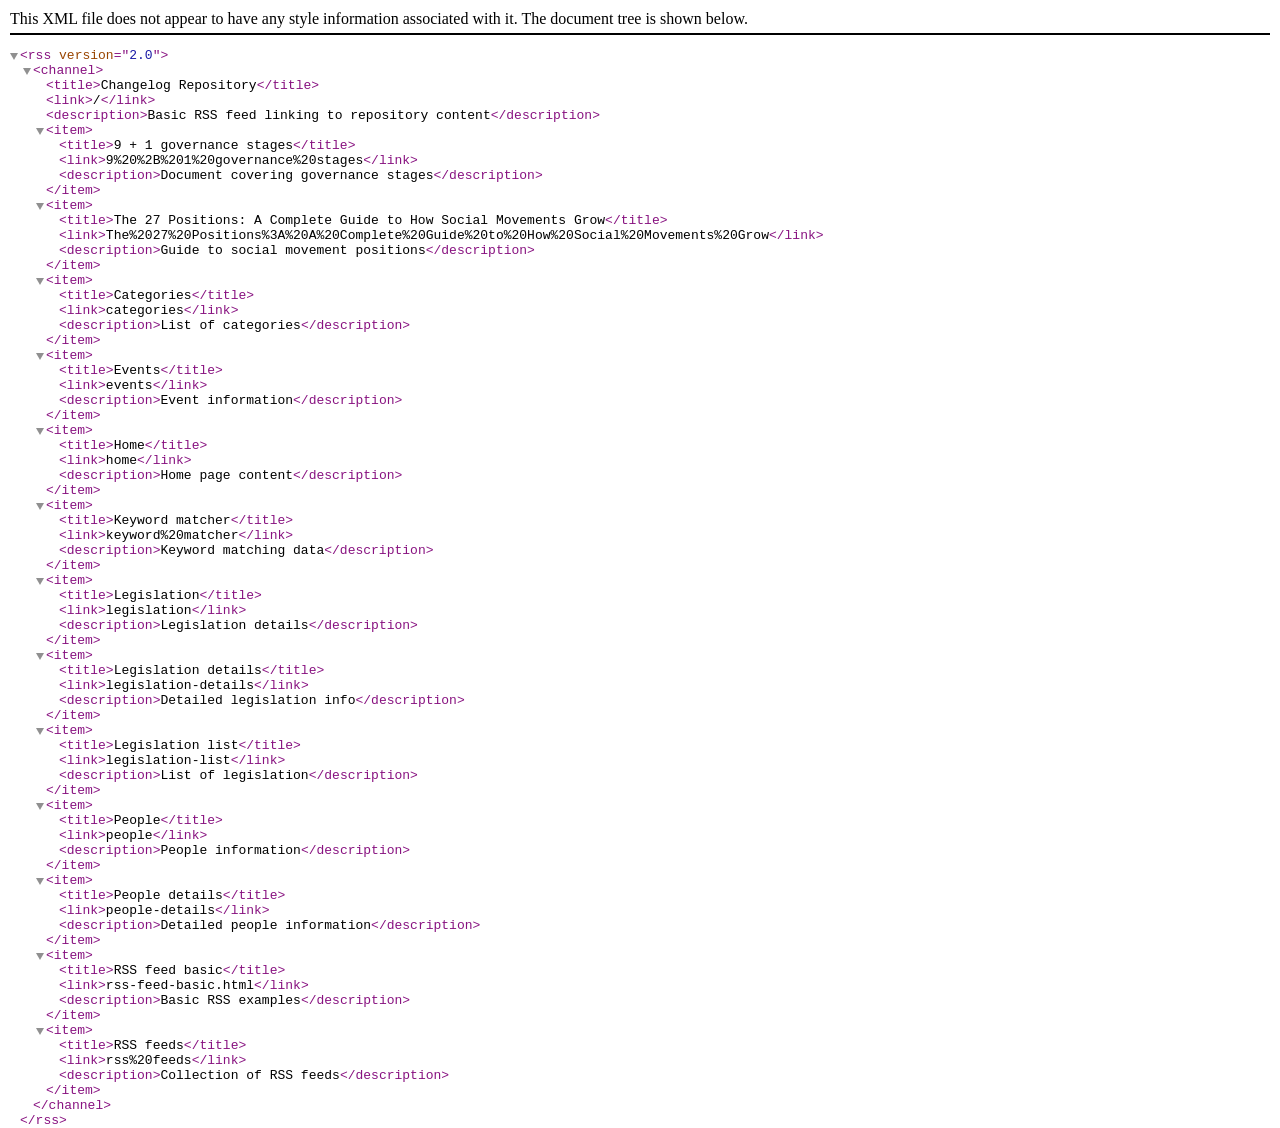
<file: index.html>
<!DOCTYPE html>
<html>
  <head>
    <meta http-equiv="refresh" content="0; url=index.xml" />
    <title>Changelog RSS Redirect</title>
  </head>
  <body>
    <p><a href="index.xml">View the RSS feed</a>.</p>
  </body>
</html>
</file>
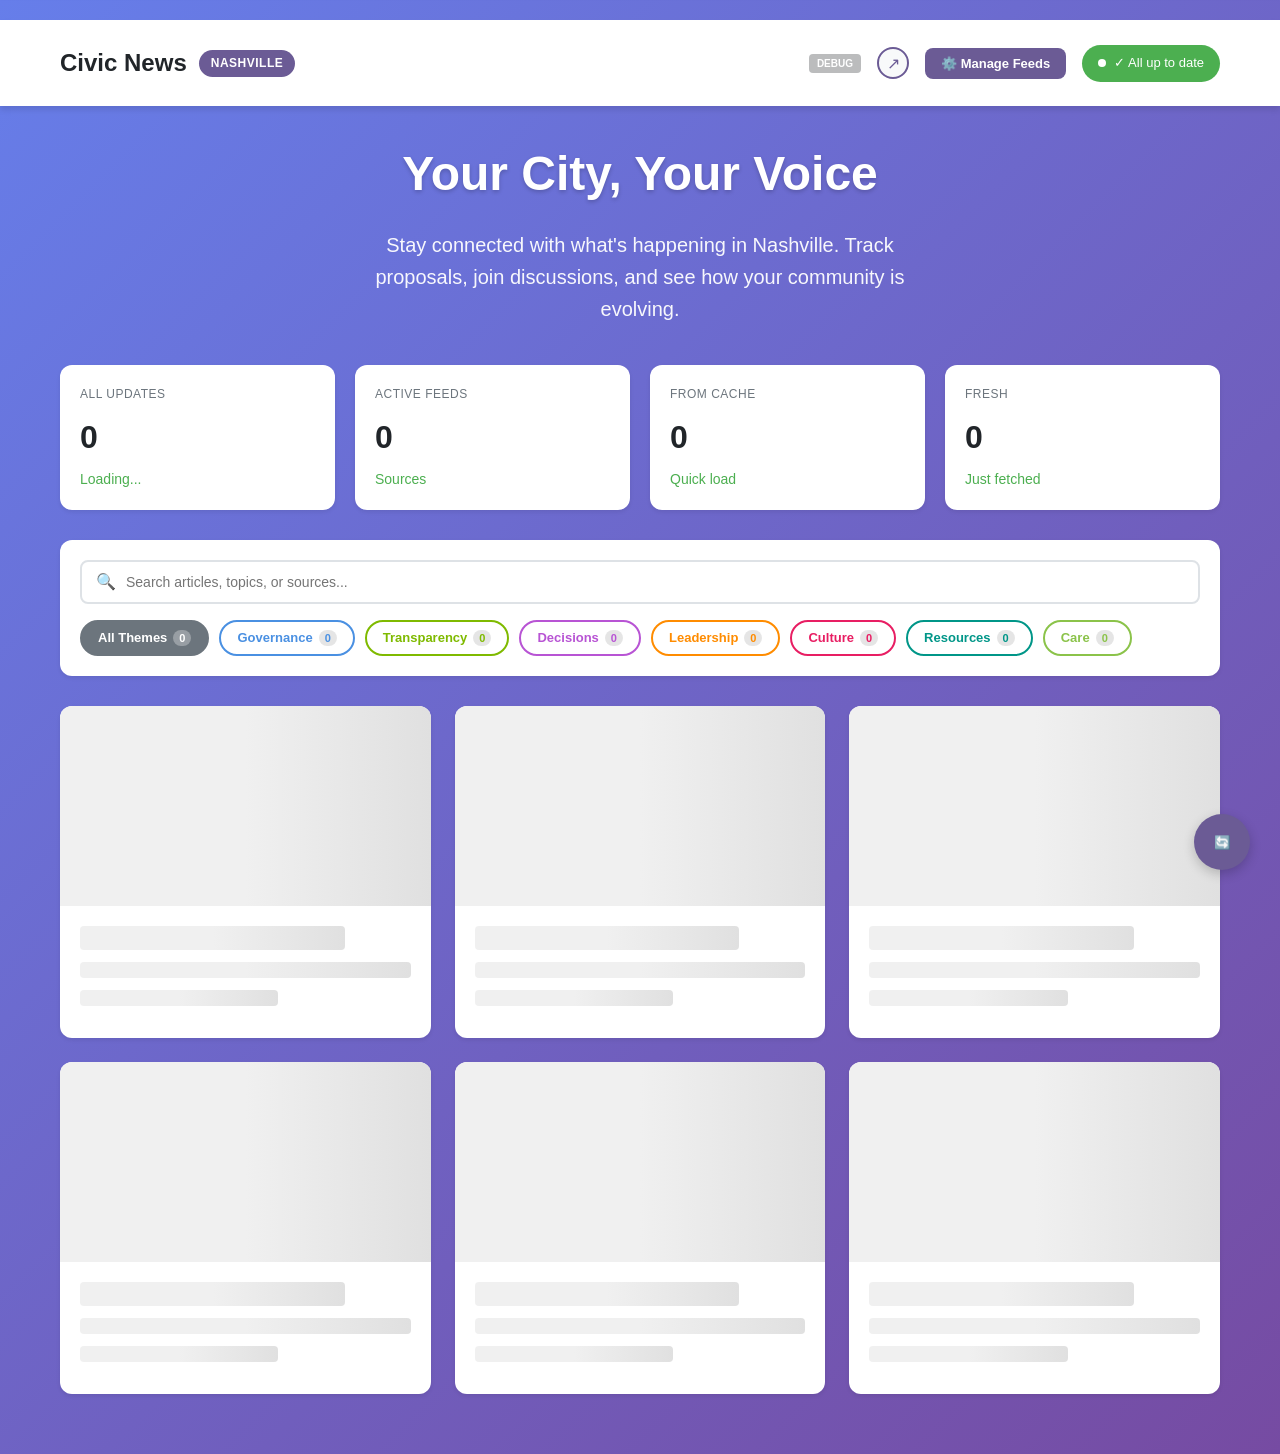
<file: rss-feed-basic.html>
<!DOCTYPE html>
<html lang="en">
<head>
    <meta charset="UTF-8">
    <meta name="viewport" content="width=device-width, initial-scale=1.0">
    <title>Nashville Civic News</title>
    <style>
        * {
            margin: 0;
            padding: 0;
            box-sizing: border-box;
        }
        
        :root {
            --primary: #6B5B95;
            --secondary: #88B0D3;
            --accent: #FF6B6B;
            --success: #4CAF50;
            --warning: #FFC107;
            --error: #F44336;
            --dark: #212529;
            --light: #F8F9FA;
            --gray: #6C757D;
            --border: #DEE2E6;
            --shadow: 0 2px 4px rgba(0,0,0,0.08);
            --shadow-hover: 0 4px 12px rgba(0,0,0,0.15);
        }
        
        body {
            font-family: -apple-system, BlinkMacSystemFont, 'Segoe UI', Roboto, 'Helvetica Neue', sans-serif;
            background: linear-gradient(135deg, #667eea 0%, #764ba2 100%);
            min-height: 100vh;
            padding: 20px 0;
            line-height: 1.6;
        }
        
        .app-header {
            background: white;
            padding: 24px 0;
            margin-bottom: 30px;
            box-shadow: 0 4px 6px rgba(0,0,0,0.1);
            position: relative;
        }
        
        .header-content {
            max-width: 1200px;
            margin: 0 auto;
            padding: 0 20px;
            display: flex;
            justify-content: space-between;
            align-items: center;
        }
        
        .app-title {
            display: flex;
            align-items: center;
            gap: 12px;
        }
        
        .app-title h1 {
            font-size: 24px;
            font-weight: 700;
            color: var(--dark);
        }
        
        .location-badge {
            padding: 4px 12px;
            background: var(--primary);
            color: white;
            border-radius: 20px;
            font-size: 12px;
            font-weight: 600;
            letter-spacing: 0.5px;
        }
        
        .header-actions {
            display: flex;
            align-items: center;
            gap: 16px;
        }
        
        .debug-toggle {
            padding: 4px 8px;
            background: var(--dark);
            color: white;
            border: none;
            border-radius: 4px;
            font-size: 10px;
            font-weight: 600;
            cursor: pointer;
            opacity: 0.3;
            transition: opacity 0.2s ease;
        }
        
        .debug-toggle:hover {
            opacity: 1;
        }
        
        .debug-toggle.active {
            background: var(--error);
            opacity: 1;
        }
        
        .popup-toggle {
            width: 32px;
            height: 32px;
            background: var(--light);
            color: var(--primary);
            border: 2px solid var(--primary);
            border-radius: 50%;
            font-size: 16px;
            cursor: pointer;
            display: flex;
            align-items: center;
            justify-content: center;
            transition: all 0.2s ease;
        }
        
        .popup-toggle:hover {
            background: var(--primary);
            color: white;
            transform: scale(1.1);
        }
        
        .popup-toggle.tabs-mode {
            background: var(--gray);
            border-color: var(--gray);
            color: white;
        }
        
        .popup-toggle.tabs-mode:hover {
            background: var(--dark);
            border-color: var(--dark);
        }
        
        .feed-manager-btn {
            padding: 8px 16px;
            background: var(--primary);
            color: white;
            border: none;
            border-radius: 8px;
            font-size: 13px;
            font-weight: 600;
            cursor: pointer;
            display: flex;
            align-items: center;
            gap: 8px;
            transition: all 0.2s ease;
        }
        
        .feed-manager-btn:hover {
            background: #5a4a83;
            transform: translateY(-1px);
        }
        
        .sync-indicator {
            display: flex;
            align-items: center;
            gap: 8px;
            padding: 8px 16px;
            background: var(--light);
            border-radius: 20px;
            font-size: 13px;
            color: var(--gray);
            transition: all 0.3s ease;
        }
        
        .sync-indicator.loading {
            background: var(--warning);
            color: white;
        }
        
        .sync-indicator.success {
            background: var(--success);
            color: white;
        }
        
        .sync-indicator.cache {
            background: var(--secondary);
            color: white;
        }
        
        .sync-dot {
            width: 8px;
            height: 8px;
            border-radius: 50%;
            background: currentColor;
            animation: pulse 2s infinite;
        }
        
        @keyframes pulse {
            0%, 100% { opacity: 1; }
            50% { opacity: 0.5; }
        }
        
        /* New Articles Bar */
        .new-articles-bar {
            position: fixed;
            top: -60px;
            left: 0;
            right: 0;
            background: var(--primary);
            color: white;
            padding: 12px;
            text-align: center;
            transition: top 0.3s ease;
            z-index: 500;
            box-shadow: 0 2px 8px rgba(0,0,0,0.2);
        }
        
        .new-articles-bar.show {
            top: 0;
        }
        
        .new-articles-content {
            max-width: 1200px;
            margin: 0 auto;
            display: flex;
            align-items: center;
            justify-content: center;
            gap: 16px;
        }
        
        .new-articles-text {
            font-size: 14px;
            font-weight: 600;
        }
        
        .new-articles-btn {
            padding: 6px 16px;
            background: white;
            color: var(--primary);
            border: none;
            border-radius: 6px;
            font-size: 13px;
            font-weight: 600;
            cursor: pointer;
            transition: all 0.2s ease;
        }
        
        .new-articles-btn:hover {
            transform: translateY(-1px);
            box-shadow: 0 2px 4px rgba(0,0,0,0.2);
        }
        
        .container {
            max-width: 1200px;
            margin: 0 auto;
            padding: 0 20px;
        }
        
        .hero-section {
            text-align: center;
            color: white;
            margin-bottom: 40px;
        }
        
        .hero-title {
            font-size: 48px;
            font-weight: 700;
            margin-bottom: 16px;
            text-shadow: 0 2px 4px rgba(0,0,0,0.2);
        }
        
        .hero-subtitle {
            font-size: 20px;
            opacity: 0.95;
            max-width: 600px;
            margin: 0 auto;
        }
        
        .stats-bar {
            display: grid;
            grid-template-columns: repeat(auto-fit, minmax(200px, 1fr));
            gap: 20px;
            margin-bottom: 30px;
        }
        
        .stat-card {
            background: white;
            padding: 20px;
            border-radius: 12px;
            box-shadow: var(--shadow);
            transition: transform 0.2s ease;
        }
        
        .stat-card:hover {
            transform: translateY(-2px);
            box-shadow: var(--shadow-hover);
        }
        
        .stat-label {
            font-size: 12px;
            text-transform: uppercase;
            color: var(--gray);
            letter-spacing: 0.5px;
            margin-bottom: 8px;
        }
        
        .stat-value {
            font-size: 32px;
            font-weight: 700;
            color: var(--dark);
        }
        
        .stat-change {
            font-size: 14px;
            color: var(--success);
            margin-top: 4px;
        }
        
        .filter-bar {
            background: white;
            padding: 20px;
            border-radius: 12px;
            margin-bottom: 30px;
            box-shadow: var(--shadow);
        }
        
        .filter-row {
            display: flex;
            gap: 20px;
            align-items: center;
            flex-wrap: wrap;
        }
        
        .search-box {
            flex: 1;
            min-width: 300px;
            position: relative;
        }
        
        .search-input {
            width: 100%;
            padding: 12px 16px 12px 44px;
            border: 2px solid var(--border);
            border-radius: 8px;
            font-size: 14px;
            transition: border-color 0.2s ease;
        }
        
        .search-input:focus {
            outline: none;
            border-color: var(--primary);
        }
        
        .search-icon {
            position: absolute;
            left: 16px;
            top: 50%;
            transform: translateY(-50%);
            color: var(--gray);
        }
        
        .theme-filters {
            display: flex;
            gap: 10px;
            flex-wrap: wrap;
            margin-top: 16px;
        }
        
        .theme-pill {
            padding: 8px 16px;
            border: 2px solid;
            background: white;
            border-radius: 20px;
            font-size: 13px;
            font-weight: 600;
            cursor: pointer;
            transition: all 0.2s ease;
            display: flex;
            align-items: center;
            gap: 6px;
        }
        
        .theme-pill:hover {
            transform: translateY(-1px);
        }
        
        .theme-pill.active {
            color: white;
        }
        
        .theme-count {
            background: rgba(0,0,0,0.1);
            padding: 2px 6px;
            border-radius: 10px;
            font-size: 11px;
            transition: all 0.3s ease;
        }
        
        .theme-pill.active .theme-count {
            background: rgba(255,255,255,0.3);
        }
        
        .theme-count.updating {
            transform: scale(1.2);
            background: rgba(255, 255, 0, 0.5) !important;
        }
        
        /* Theme colors */
        .theme-all { border-color: var(--gray); color: var(--gray); }
        .theme-all.active { background: var(--gray); }
        
        .theme-governance { border-color: #4A90E2; color: #4A90E2; }
        .theme-governance.active { background: #4A90E2; }
        
        .theme-transparency { border-color: #7FBA00; color: #7FBA00; }
        .theme-transparency.active { background: #7FBA00; }
        
        .theme-decisions { border-color: #B854D4; color: #B854D4; }
        .theme-decisions.active { background: #B854D4; }
        
        .theme-leadership { border-color: #FF8C00; color: #FF8C00; }
        .theme-leadership.active { background: #FF8C00; }
        
        .theme-culture { border-color: #E81E63; color: #E81E63; }
        .theme-culture.active { background: #E81E63; }
        
        .theme-resources { border-color: #009688; color: #009688; }
        .theme-resources.active { background: #009688; }
        
        .theme-care { border-color: #8BC34A; color: #8BC34A; }
        .theme-care.active { background: #8BC34A; }
        
        .articles-grid {
            display: grid;
            grid-template-columns: repeat(auto-fill, minmax(350px, 1fr));
            gap: 24px;
            margin-bottom: 40px;
        }
        
        .article-card {
            background: white;
            border-radius: 12px;
            overflow: hidden;
            box-shadow: var(--shadow);
            transition: all 0.3s ease;
            cursor: pointer;
            display: flex;
            flex-direction: column;
            position: relative;
        }
        
        .article-card:hover {
            transform: translateY(-4px);
            box-shadow: var(--shadow-hover);
        }
        
        .article-card::after {
            content: '↗';
            position: absolute;
            top: 12px;
            right: 12px;
            width: 24px;
            height: 24px;
            background: rgba(255,255,255,0.9);
            border-radius: 50%;
            display: flex;
            align-items: center;
            justify-content: center;
            font-size: 14px;
            color: var(--primary);
            opacity: 0;
            transition: opacity 0.2s ease;
            pointer-events: none;
            z-index: 2;
        }
        
        .article-card:hover::after {
            opacity: 1;
        }
        
        body.tabs-mode .article-card::after {
            content: '⧉';
        }
        
        .article-card.skeleton {
            animation: skeleton-loading 1.5s infinite ease-in-out;
        }
        
        @keyframes skeleton-loading {
            0%, 100% { opacity: 0.7; }
            50% { opacity: 1; }
        }
        
        .article-image {
            width: 100%;
            height: 200px;
            background: linear-gradient(135deg, #667eea 0%, #764ba2 100%);
            position: relative;
            background-size: cover;
            background-position: center;
            background-repeat: no-repeat;
        }
        
        .article-image.no-image {
            display: flex;
            align-items: center;
            justify-content: center;
            padding: 20px;
            overflow: hidden;
        }
        
        .headline-overlay {
            font-size: 20px;
            font-weight: 700;
            line-height: 1.3;
            color: white;
            text-align: center;
            text-shadow: 0 2px 8px rgba(0,0,0,0.6), 0 1px 3px rgba(0,0,0,0.8);
            display: -webkit-box;
            -webkit-line-clamp: 3;
            -webkit-box-orient: vertical;
            overflow: hidden;
            max-width: 90%;
            letter-spacing: -0.5px;
        }
        
        .source-overlay {
            position: absolute;
            bottom: 20px;
            left: 0;
            right: 0;
            text-align: center;
            padding: 0 20px;
        }
        
        .source-overlay-text {
            display: inline-block;
            font-family: Georgia, 'Times New Roman', serif;
            font-size: 13px;
            font-weight: 400;
            color: rgba(255,255,255,0.9);
            text-transform: uppercase;
            letter-spacing: 1px;
            text-shadow: 0 1px 3px rgba(0,0,0,0.5);
        }
        
        .source-overlay-text::before {
            content: '— ';
        }
        
        .source-overlay-text::after {
            content: ' —';
        }
        
        .article-category {
            position: absolute;
            top: 12px;
            left: 12px;
            padding: 6px 12px;
            background: rgba(255,255,255,0.95);
            border-radius: 6px;
            font-size: 11px;
            font-weight: 700;
            text-transform: uppercase;
            letter-spacing: 0.5px;
            transition: opacity 0.3s ease;
        }
        
        .article-category.analyzing {
            background: rgba(255,255,255,0.8);
            color: #666;
        }
        
        /* Debug mode badges */
        .article-badges {
            position: absolute;
            top: 12px;
            right: 12px;
            display: none;
            flex-direction: column;
            gap: 4px;
            align-items: flex-end;
        }
        
        body.debug-mode .article-badges {
            display: flex;
        }
        
        .article-badge {
            padding: 2px 6px;
            border-radius: 4px;
            font-size: 10px;
            font-weight: 700;
            text-transform: uppercase;
            letter-spacing: 0.5px;
            color: white;
        }
        
        .article-badge.new {
            background: var(--success);
        }
        
        .article-badge.updated {
            background: var(--warning);
        }
        
        .article-badge.cached {
            background: var(--secondary);
        }
        
        .article-content {
            padding: 20px;
            flex: 1;
            display: flex;
            flex-direction: column;
        }
        
        .article-source {
            font-size: 12px;
            color: var(--gray);
            text-transform: uppercase;
            letter-spacing: 0.5px;
            margin-bottom: 8px;
        }
        
        .article-title {
            font-size: 18px;
            font-weight: 700;
            color: var(--dark);
            margin-bottom: 12px;
            line-height: 1.4;
            flex: 1;
        }
        
        .article-excerpt {
            font-size: 14px;
            color: var(--gray);
            line-height: 1.5;
            margin-bottom: 16px;
            display: -webkit-box;
            -webkit-line-clamp: 3;
            -webkit-box-orient: vertical;
            overflow: hidden;
        }
        
        .article-excerpt.expanded {
            -webkit-line-clamp: 5;
        }
        
        .article-footer {
            display: flex;
            justify-content: space-between;
            align-items: center;
            padding-top: 16px;
            border-top: 1px solid var(--border);
        }
        
        .article-meta {
            display: flex;
            align-items: center;
            gap: 12px;
            font-size: 12px;
            color: var(--gray);
        }
        
        .article-actions {
            display: flex;
            gap: 8px;
        }
        
        .action-btn {
            width: 32px;
            height: 32px;
            border-radius: 50%;
            border: none;
            background: var(--light);
            color: var(--gray);
            cursor: pointer;
            display: flex;
            align-items: center;
            justify-content: center;
            transition: all 0.2s ease;
        }
        
        .action-btn:hover {
            background: var(--primary);
            color: white;
        }
        
        /* Feed Manager Modal */
        .feed-manager-modal {
            position: fixed;
            top: 0;
            left: 0;
            right: 0;
            bottom: 0;
            background: rgba(0, 0, 0, 0.7);
            display: none;
            align-items: center;
            justify-content: center;
            z-index: 3000;
            padding: 20px;
        }
        
        .feed-manager-modal.active {
            display: flex;
        }
        
        .feed-manager-container {
            background: white;
            border-radius: 16px;
            max-width: 800px;
            width: 100%;
            max-height: 90vh;
            overflow: hidden;
            display: flex;
            flex-direction: column;
        }
        
        .feed-manager-header {
            padding: 24px;
            border-bottom: 1px solid var(--border);
            display: flex;
            justify-content: space-between;
            align-items: center;
        }

        .feed-manager-header-actions {
            display: flex;
            align-items: center;
            gap: 12px;
        }

        .feed-manager-title {
            font-size: 24px;
            font-weight: 700;
            color: var(--dark);
        }

        .feed-manager-body {
            overflow-y: auto;
            flex: 1;
            padding: 24px;
        }

        .feed-form {
            margin-bottom: 24px;
            padding: 16px;
            background: var(--light);
            border-radius: 12px;
        }

        .feed-form .form-group {
            margin-bottom: 12px;
            display: flex;
            flex-direction: column;
            gap: 4px;
        }

        .feed-form input[type="text"] {
            padding: 8px;
            border: 1px solid var(--border);
            border-radius: 6px;
        }

        .feed-form-actions {
            display: flex;
            gap: 8px;
        }

        .feed-edit-btn {
            margin-right: 8px;
            padding: 4px 8px;
            font-size: 12px;
            border: 1px solid var(--border);
            background: white;
            border-radius: 6px;
            cursor: pointer;
        }

        .feed-edit-btn:hover {
            background: var(--light);
        }
        
        .feed-list {
            display: flex;
            flex-direction: column;
            gap: 16px;
        }
        
        .feed-item {
            padding: 20px;
            background: var(--light);
            border-radius: 12px;
            transition: all 0.2s ease;
        }
        
        .feed-item.disabled {
            opacity: 0.5;
        }
        
        .feed-item-header {
            display: flex;
            justify-content: space-between;
            align-items: center;
            margin-bottom: 12px;
        }
        
        .feed-item-info {
            flex: 1;
        }
        
        .feed-name {
            font-size: 18px;
            font-weight: 600;
            color: var(--dark);
            margin-bottom: 4px;
        }
        
        .feed-url {
            font-size: 12px;
            color: var(--gray);
            word-break: break-all;
        }
        
        .feed-controls {
            display: flex;
            align-items: center;
            gap: 16px;
        }
        
        .feed-toggle {
            position: relative;
            width: 48px;
            height: 24px;
        }
        
        .feed-toggle input {
            opacity: 0;
            width: 0;
            height: 0;
        }
        
        .feed-toggle-slider {
            position: absolute;
            cursor: pointer;
            top: 0;
            left: 0;
            right: 0;
            bottom: 0;
            background: var(--gray);
            transition: .4s;
            border-radius: 24px;
        }
        
        .feed-toggle-slider:before {
            position: absolute;
            content: "";
            height: 18px;
            width: 18px;
            left: 3px;
            bottom: 3px;
            background: white;
            transition: .4s;
            border-radius: 50%;
        }
        
        .feed-toggle input:checked + .feed-toggle-slider {
            background: var(--success);
        }
        
        .feed-toggle input:checked + .feed-toggle-slider:before {
            transform: translateX(24px);
        }
        
        .feed-priority {
            display: flex;
            align-items: center;
            gap: 8px;
        }
        
        .feed-priority-label {
            font-size: 12px;
            color: var(--gray);
            text-transform: uppercase;
            letter-spacing: 0.5px;
        }
        
        .feed-priority-select {
            padding: 6px 12px;
            border: 1px solid var(--border);
            border-radius: 6px;
            font-size: 13px;
            background: white;
            cursor: pointer;
        }
        
        .feed-stats {
            display: flex;
            gap: 24px;
            padding-top: 12px;
            border-top: 1px solid var(--border);
            margin-top: 12px;
        }
        
        .feed-stat {
            display: flex;
            flex-direction: column;
        }
        
        .feed-stat-label {
            font-size: 11px;
            color: var(--gray);
            text-transform: uppercase;
            letter-spacing: 0.5px;
        }
        
        .feed-stat-value {
            font-size: 16px;
            font-weight: 600;
            color: var(--dark);
        }
        
        .feed-stat-split {
            display: flex;
            align-items: baseline;
            gap: 4px;
        }
        
        .feed-stat-archived {
            color: var(--secondary);
            font-size: 14px;
        }
        
        .feed-stat-live {
            color: var(--success);
            font-size: 14px;
        }
        
        .feed-health {
            display: flex;
            align-items: center;
            gap: 6px;
            margin-top: 4px;
        }
        
        .feed-health-dot {
            width: 8px;
            height: 8px;
            border-radius: 50%;
            background: var(--gray);
        }
        
        .feed-health-dot.good {
            background: var(--success);
            animation: pulse 2s infinite;
        }
        
        .feed-health-dot.warning {
            background: var(--warning);
        }
        
        .feed-health-dot.error {
            background: var(--error);
        }
        
        .feed-health-text {
            font-size: 11px;
            color: var(--gray);
        }
        
        .loading-spinner {
            display: none;
            justify-content: center;
            padding: 40px;
        }
        
        .loading-spinner.active {
            display: flex;
        }
        
        .spinner {
            width: 40px;
            height: 40px;
            border: 4px solid rgba(255,255,255,0.3);
            border-top: 4px solid white;
            border-radius: 50%;
            animation: spin 1s linear infinite;
        }
        
        @keyframes spin {
            0% { transform: rotate(0deg); }
            100% { transform: rotate(360deg); }
        }
        
        /* Skeleton loaders */
        .skeleton-card {
            background: white;
            border-radius: 12px;
            overflow: hidden;
            box-shadow: var(--shadow);
        }
        
        .skeleton-image {
            width: 100%;
            height: 200px;
            background: linear-gradient(90deg, #f0f0f0 25%, #e0e0e0 50%, #f0f0f0 75%);
            background-size: 200% 100%;
            animation: loading 1.5s infinite;
        }
        
        .skeleton-content {
            padding: 20px;
        }
        
        .skeleton-line {
            height: 16px;
            background: linear-gradient(90deg, #f0f0f0 25%, #e0e0e0 50%, #f0f0f0 75%);
            background-size: 200% 100%;
            animation: loading 1.5s infinite;
            border-radius: 4px;
            margin-bottom: 12px;
        }
        
        .skeleton-line.title {
            height: 24px;
            width: 80%;
        }
        
        .skeleton-line.short {
            width: 60%;
        }
        
        @keyframes loading {
            0% { background-position: 200% 0; }
            100% { background-position: -200% 0; }
        }
        
        .floating-refresh {
            position: fixed;
            bottom: 30px;
            right: 30px;
            width: 56px;
            height: 56px;
            background: var(--primary);
            color: white;
            border: none;
            border-radius: 50%;
            box-shadow: 0 4px 12px rgba(0,0,0,0.2);
            cursor: pointer;
            display: flex;
            align-items: center;
            justify-content: center;
            transition: all 0.3s ease;
            z-index: 100;
        }
        
        .floating-refresh:hover {
            transform: scale(1.1);
            box-shadow: 0 6px 20px rgba(0,0,0,0.3);
        }
        
        .floating-refresh.spinning {
            animation: spin 1s linear infinite;
        }
        
        .update-toast {
            position: fixed;
            top: 20px;
            left: 50%;
            transform: translateX(-50%) translateY(-100px);
            background: var(--success);
            color: white;
            padding: 16px 24px;
            border-radius: 8px;
            box-shadow: 0 4px 12px rgba(0,0,0,0.2);
            display: flex;
            align-items: center;
            gap: 12px;
            transition: transform 0.3s ease;
            z-index: 1000;
        }
        
        .update-toast.show {
            transform: translateX(-50%) translateY(0);
        }
        
        .modal-close {
            width: 32px;
            height: 32px;
            border-radius: 50%;
            border: none;
            background: transparent;
            color: var(--gray);
            cursor: pointer;
            display: flex;
            align-items: center;
            justify-content: center;
            font-size: 20px;
            transition: all 0.2s ease;
        }
        
        .modal-close:hover {
            background: var(--border);
        }
        
        @media (max-width: 768px) {
            .hero-title {
                font-size: 32px;
            }
            
            .hero-subtitle {
                font-size: 16px;
            }
            
            .articles-grid {
                grid-template-columns: 1fr;
            }
            
            .stats-bar {
                grid-template-columns: 1fr;
            }
            
            .feed-manager-container {
                max-height: 100vh;
                border-radius: 0;
            }
        }
    </style>
</head>
<body>
    <header class="app-header">
        <div class="header-content">
            <div class="app-title">
                <h1>Civic News</h1>
                <span class="location-badge">NASHVILLE</span>
            </div>
            <div class="header-actions">
                <button class="debug-toggle" id="debugToggle" onclick="toggleDebugMode()">
                    DEBUG
                </button>
                <button class="popup-toggle" id="popupToggle" onclick="togglePopupMode()" title="Toggle popup/tab mode">
                    <span id="popupIcon">↗</span>
                </button>
                <button class="feed-manager-btn" onclick="openFeedManager()">
                    ⚙️ Manage Feeds
                </button>
                <div class="sync-indicator" id="syncIndicator">
                    <span class="sync-dot"></span>
                    <span id="syncText">Loading...</span>
                </div>
            </div>
        </div>
    </header>

    <!-- New Articles Bar -->
    <div class="new-articles-bar" id="newArticlesBar">
        <div class="new-articles-content">
            <span class="new-articles-text" id="newArticlesText">5 new articles available</span>
            <button class="new-articles-btn" onclick="loadNewArticles()">Load New</button>
        </div>
    </div>

    <div class="container">
        <div class="hero-section">
            <h1 class="hero-title">Your City, Your Voice</h1>
            <p class="hero-subtitle">Stay connected with what's happening in Nashville. Track proposals, join discussions, and see how your community is evolving.</p>
        </div>

        <div class="stats-bar" id="statsBar">
            <div class="stat-card">
                <div class="stat-label">All Updates</div>
                <div class="stat-value" id="totalArticles">0</div>
                <div class="stat-change" id="totalChange">Loading...</div>
            </div>
            <div class="stat-card">
                <div class="stat-label">Active Feeds</div>
                <div class="stat-value" id="activeFeedsCount">0</div>
                <div class="stat-change">Sources</div>
            </div>
            <div class="stat-card">
                <div class="stat-label">From Cache</div>
                <div class="stat-value" id="cacheCount">0</div>
                <div class="stat-change">Quick load</div>
            </div>
            <div class="stat-card">
                <div class="stat-label">Fresh</div>
                <div class="stat-value" id="freshCount">0</div>
                <div class="stat-change">Just fetched</div>
            </div>
        </div>

        <div class="filter-bar">
            <div class="filter-row">
                <div class="search-box">
                    <span class="search-icon">🔍</span>
                    <input type="text" class="search-input" id="searchInput" placeholder="Search articles, topics, or sources..." />
                </div>
            </div>
            <div class="theme-filters" id="themeFilters">
                <button class="theme-pill theme-all active" onclick="filterByTheme('all')">
                    All Themes <span class="theme-count">0</span>
                </button>
                <button class="theme-pill theme-governance" onclick="filterByTheme('governance')">
                    Governance <span class="theme-count">0</span>
                </button>
                <button class="theme-pill theme-transparency" onclick="filterByTheme('transparency')">
                    Transparency <span class="theme-count">0</span>
                </button>
                <button class="theme-pill theme-decisions" onclick="filterByTheme('decisions')">
                    Decisions <span class="theme-count">0</span>
                </button>
                <button class="theme-pill theme-leadership" onclick="filterByTheme('leadership')">
                    Leadership <span class="theme-count">0</span>
                </button>
                <button class="theme-pill theme-culture" onclick="filterByTheme('culture')">
                    Culture <span class="theme-count">0</span>
                </button>
                <button class="theme-pill theme-resources" onclick="filterByTheme('resources')">
                    Resources <span class="theme-count">0</span>
                </button>
                <button class="theme-pill theme-care" onclick="filterByTheme('care')">
                    Care <span class="theme-count">0</span>
                </button>
            </div>
        </div>

        <div class="articles-grid" id="articlesGrid">
            <!-- Skeleton loaders -->
            <div class="skeleton-card">
                <div class="skeleton-image"></div>
                <div class="skeleton-content">
                    <div class="skeleton-line title"></div>
                    <div class="skeleton-line"></div>
                    <div class="skeleton-line short"></div>
                </div>
            </div>
            <div class="skeleton-card">
                <div class="skeleton-image"></div>
                <div class="skeleton-content">
                    <div class="skeleton-line title"></div>
                    <div class="skeleton-line"></div>
                    <div class="skeleton-line short"></div>
                </div>
            </div>
            <div class="skeleton-card">
                <div class="skeleton-image"></div>
                <div class="skeleton-content">
                    <div class="skeleton-line title"></div>
                    <div class="skeleton-line"></div>
                    <div class="skeleton-line short"></div>
                </div>
            </div>
        </div>

        <div class="loading-spinner" id="loadingSpinner">
            <div class="spinner"></div>
        </div>
    </div>

    <button class="floating-refresh" id="floatingRefresh" onclick="forceRefresh()">
        🔄
    </button>

    <div class="update-toast" id="updateToast">
        <span>✨</span>
        <span id="updateMessage">New articles available!</span>
    </div>

    <!-- Feed Manager Modal -->
    <div class="feed-manager-modal" id="feedManagerModal">
        <div class="feed-manager-container">
            <div class="feed-manager-header">
                <h2 class="feed-manager-title">📡 RSS Feed Manager</h2>
                <div class="feed-manager-header-actions">
                    <button class="feed-manager-btn" onclick="openFeedEditor()">＋ Add Feed</button>
                    <button class="modal-close" onclick="closeFeedManager()">✕</button>
                </div>
            </div>

            <div class="feed-manager-body">
                <div class="feed-form" id="feedForm" style="display:none;">
                    <input type="hidden" id="feedId">
                    <div class="form-group">
                        <label for="feedName">Name</label>
                        <input type="text" id="feedName">
                    </div>
                    <div class="form-group">
                        <label for="feedUrl">URL</label>
                        <input type="text" id="feedUrl">
                    </div>
                    <div class="form-group">
                        <label for="feedDescription">Description</label>
                        <input type="text" id="feedDescription">
                    </div>
                    <div class="form-group">
                        <label for="feedCategory">Category</label>
                        <input type="text" id="feedCategory">
                    </div>
                    <div class="form-group">
                        <label><input type="checkbox" id="feedActive" checked> Active</label>
                    </div>
                    <div class="feed-form-actions">
                        <button class="feed-manager-btn" onclick="analyzeFeed()">Analyze</button>
                        <button class="feed-manager-btn" onclick="saveFeed()">Save</button>
                        <button class="feed-manager-btn" onclick="cancelFeedEdit()">Cancel</button>
                    </div>
                </div>
                <div id="analysisOutput" class="test-results" style="display:none;"></div>
                <div class="feed-list" id="feedList">
                    <!-- Feed items will be loaded here -->
                </div>
            </div>
        </div>
    </div>

    <!-- RSS Mapping Editor Interface -->
    <div class="mapping-editor" id="mappingEditor" style="display:none;">
        <div class="mapping-header">
            <h3>Field Mappings</h3>
            <button onclick="reanalyzeFeed()" class="btn-secondary">🔄 Re-analyze Feed</button>
        </div>
        <div class="mapping-status" id="mappingStatus">
            <span class="status-text">Last analyzed: <span id="lastAnalyzed">Never</span></span>
            <span class="status-indicator" id="statusIndicator"></span>
        </div>
        <div class="mapping-table">
            <div class="mapping-row header">
                <div class="xano-field">Content Field</div>
                <div class="arrow">→</div>
                <div class="rss-field">RSS Source</div>
                <div class="confidence">Confidence</div>
                <div class="sample">Sample Data</div>
            </div>
            <div id="mappingRows"></div>
        </div>
        <div class="mapping-actions">
            <button onclick="testMappings()" class="btn-test">🧪 Test Mappings</button>
            <button onclick="saveMappings()" class="btn-primary">💾 Save Mappings</button>
        </div>
        <div id="testResults" class="test-results" style="display:none;"></div>
    </div>

    <style>
    .mapping-editor {
        background: white;
        border-radius: 12px;
        padding: 24px;
        margin-top: 20px;
    }
    .mapping-header {
        display: flex;
        justify-content: space-between;
        align-items: center;
        margin-bottom: 20px;
    }
    .mapping-table {
        border: 1px solid #dee2e6;
        border-radius: 8px;
        overflow: hidden;
    }
    .mapping-row {
        display: grid;
        grid-template-columns: 180px 40px 250px 100px 1fr;
        align-items: center;
        padding: 12px 16px;
        border-bottom: 1px solid #dee2e6;
    }
    .mapping-row.header {
        background: #f8f9fa;
        font-weight: 600;
        font-size: 13px;
        text-transform: uppercase;
        letter-spacing: 0.5px;
        color: #6c757d;
    }
    .mapping-row:last-child { border-bottom: none; }
    .mapping-status {
        display: flex;
        align-items: center;
        gap: 12px;
        padding: 12px;
        background: #f8f9fa;
        border-radius: 8px;
        margin-bottom: 20px;
    }
    .status-indicator {
        width: 10px;
        height: 10px;
        border-radius: 50%;
        background: #28a745;
    }
    .status-indicator.warning { background: #ffc107; }
    .status-indicator.error { background: #dc3545; }
    .rss-field select {
        width: 100%;
        padding: 6px 10px;
        border: 1px solid #ced4da;
        border-radius: 4px;
        font-size: 14px;
        background: white;
    }
    .attribute-select { margin-top: 4px; font-size: 12px; }
    .confidence { display: flex; align-items: center; gap: 6px; }
    .confidence-badge { padding: 2px 8px; border-radius: 12px; font-size: 12px; font-weight: 600; }
    .confidence-badge.high { background: #d4edda; color: #155724; }
    .confidence-badge.medium { background: #fff3cd; color: #856404; }
    .confidence-badge.low { background: #f8d7da; color: #721c24; }
    .confidence-badge.manual { background: #cce5ff; color: #004085; }
    .sample {
        font-size: 12px;
        color: #6c757d;
        overflow: hidden;
        text-overflow: ellipsis;
        white-space: nowrap;
    }
    .sample:hover {
        white-space: normal;
        background: #f8f9fa;
        padding: 4px;
        border-radius: 4px;
        position: relative;
        z-index: 10;
    }
    .mapping-actions {
        display: flex;
        gap: 12px;
        justify-content: flex-end;
        margin-top: 20px;
    }
    .btn-primary, .btn-secondary, .btn-test {
        padding: 10px 20px;
        border: none;
        border-radius: 6px;
        font-size: 14px;
        font-weight: 600;
        cursor: pointer;
        transition: all 0.2s;
    }
    .btn-primary { background: #007bff; color: white; }
    .btn-secondary { background: #6c757d; color: white; }
    .btn-test { background: #28a745; color: white; }
    .test-results {
        margin-top: 20px;
        padding: 16px;
        background: #f8f9fa;
        border-radius: 8px;
        border: 1px solid #dee2e6;
    }
    </style>

    <script>
        // Configuration
        const XANO_API = 'https://xvkq-pq7i-idtl.n7d.xano.io/api:Hj4C6PGO';
        const SOURCES_API = `${XANO_API}/rss_feed`;
        const CONTENT_API = `${XANO_API}/content`;
        const ANALYZER_API = `${XANO_API}/rss_feed_analyzer`;
        const CORS_PROXY = 'https://api.allorigins.win/raw?url=';
        const IMAGE_PROXY = 'https://images.weserv.nl/?url=';
        
        // Cache settings
        const CACHE_MAX_AGE = 48 * 60 * 60 * 1000; // 48 hours
        const CACHE_REFRESH_AGE = 60 * 60 * 1000; // 1 hour
        
        // Theme configuration
        const THEMES = {
            governance: { name: 'Governance', color: '#4A90E2' },
            transparency: { name: 'Transparency', color: '#7FBA00' },
            decisions: { name: 'Decisions', color: '#B854D4' },
            leadership: { name: 'Leadership', color: '#FF8C00' },
            culture: { name: 'Culture', color: '#E81E63' },
            resources: { name: 'Resources', color: '#009688' },
            care: { name: 'Care', color: '#8BC34A' }
        };
        
        // State management
        let allArticles = new Map(); // Use Map for efficient merging
        let displayedArticles = [];
        let filteredArticles = [];
        let newArticlesQueue = [];
        let feedSources = [];
        let feedSettings = {};
        let feedStats = {};
        let activeThemeFilter = 'all';
        let searchTerm = '';
        let isLoadingMore = false;
        let currentPage = 0;
        let debugMode = false;
        let articlePopup = null; // Track popup window
        let usePopups = true; // Default to popups
        const articlesPerPage = 12;
        
        // Loading states
        const LOADING_STATES = {
            CACHE_LOADING: "Loading saved articles...",
            CACHE_LOADED: "✓ Loaded from cache",
            FETCHING_NEW: "Checking for updates...",
            NEW_AVAILABLE: "↓ New articles available",
            FULLY_SYNCED: "✓ All up to date",
            OFFLINE: "✗ Offline - showing cached"
        };
        
        // Priority intervals (in minutes)
        const PRIORITY_INTERVALS = {
            high: 5,
            medium: 15,
            low: 30
        };
        
        // Initialize on page load
        document.addEventListener('DOMContentLoaded', async () => {
            loadSettings();
            initializeEventListeners();
            // Set initial popup button state
            const popupBtn = document.getElementById('popupToggle');
            if (popupBtn) {
                popupBtn.title = usePopups ? 
                    'Articles open in popups (click to switch to tabs)' : 
                    'Articles open in tabs (click to switch to popups)';
            }
            await loadInitialContent();
            startBackgroundSync();
        });
        
        // Load all settings from localStorage
        function loadSettings() {
            // Feed settings
            const saved = localStorage.getItem('feedSettings');
            if (saved) {
                feedSettings = JSON.parse(saved);
            }
            const savedStats = localStorage.getItem('feedStats');
            if (savedStats) {
                feedStats = JSON.parse(savedStats);
            }
            // Debug mode
            const savedDebug = localStorage.getItem('debugMode');
            if (savedDebug === 'true') {
                debugMode = true;
                document.body.classList.add('debug-mode');
                document.getElementById('debugToggle').classList.add('active');
            }
            // Popup preference
            const savedPopupPref = localStorage.getItem('usePopups');
            if (savedPopupPref !== null) {
                usePopups = savedPopupPref === 'true';
            }
            // Update popup toggle button state
            if (!usePopups) {
                document.body.classList.add('tabs-mode');
                const btn = document.getElementById('popupToggle');
                const icon = document.getElementById('popupIcon');
                if (btn) {
                    btn.classList.add('tabs-mode');
                    btn.title = 'Articles open in tabs (click to switch to popups)';
                }
                if (icon) {
                    icon.textContent = '⧉';
                }
            }
        }
        
        // Toggle debug mode
        function toggleDebugMode() {
            debugMode = !debugMode;
            const btn = document.getElementById('debugToggle');
            
            if (debugMode) {
                document.body.classList.add('debug-mode');
                btn.classList.add('active');
                localStorage.setItem('debugMode', 'true');
                showUpdateToast('Debug mode enabled');
            } else {
                document.body.classList.remove('debug-mode');
                btn.classList.remove('active');
                localStorage.setItem('debugMode', 'false');
                showUpdateToast('Debug mode disabled');
            }
            
            // Refresh article display to show/hide debug badges
            const articles = displayedArticles.slice();
            displayArticles(articles);
        }
        
        // Toggle popup/tab mode
        function togglePopupMode() {
            usePopups = !usePopups;
            const btn = document.getElementById('popupToggle');
            const icon = document.getElementById('popupIcon');
            
            if (usePopups) {
                document.body.classList.remove('tabs-mode');
                btn.classList.remove('tabs-mode');
                btn.title = 'Articles open in popups (click to switch to tabs)';
                icon.textContent = '↗';
                localStorage.setItem('usePopups', 'true');
                showUpdateToast('Articles will open in popups');
            } else {
                document.body.classList.add('tabs-mode');
                btn.classList.add('tabs-mode');
                btn.title = 'Articles open in tabs (click to switch to popups)';
                icon.textContent = '⧉';
                localStorage.setItem('usePopups', 'false');
                showUpdateToast('Articles will open in new tabs');
            }
        }
        
        // Save settings to localStorage
        function saveSettings() {
            localStorage.setItem('feedSettings', JSON.stringify(feedSettings));
            localStorage.setItem('feedStats', JSON.stringify(feedStats));
        }
        
        // Initialize event listeners
        function initializeEventListeners() {
            const searchInput = document.getElementById('searchInput');
            searchInput.addEventListener('input', debounce(handleSearch, 300));
            
            // Infinite scroll
            window.addEventListener('scroll', handleScroll);
        }
        
        // IMPROVED: Load initial content with cache-first approach
        async function loadInitialContent() {
            updateSyncIndicator('loading', LOADING_STATES.CACHE_LOADING);
            
            try {
                // Parallel loading for speed
                const [cachedArticles, sources] = await Promise.all([
                    loadCachedArticles(),
                    loadSources()
                ]);
                
                // Display cached content immediately
                if (cachedArticles.length > 0) {
                    displayArticles(Array.from(allArticles.values()).slice(0, articlesPerPage));
                    updateSyncIndicator('cache', LOADING_STATES.CACHE_LOADED);
                    updateStats();
                } else {
                    // Show skeleton loaders if no cache
                    showSkeletonLoaders();
                }
                
                // Fetch fresh content in background (non-blocking)
                setTimeout(async () => {
                    updateSyncIndicator('loading', LOADING_STATES.FETCHING_NEW);
                    const newCount = await fetchFreshArticles();
                    
                    if (newCount > 0) {
                        // Don't auto-refresh - show notification instead
                        showNewArticlesBar(newCount);
                        updateSyncIndicator('success', LOADING_STATES.NEW_AVAILABLE);
                    } else {
                        updateSyncIndicator('success', LOADING_STATES.FULLY_SYNCED);
                    }
                }, 100);
                
            } catch (error) {
                console.error('Initial load error:', error);
                updateSyncIndicator('error', 'Load failed');
                showError('Failed to load articles. Please refresh.');
            }
        }
        
        // Load cached articles from Xano
        async function loadCachedArticles() {
            const cutoffDate = new Date(Date.now() - CACHE_MAX_AGE);
            const params = new URLSearchParams({
                published_after: cutoffDate.toISOString()
            });
            
            try {
                const response = await fetch(`${CONTENT_API}?${params}`);
                if (!response.ok) throw new Error('Cache load failed');
                
                const cached = await response.json();
                
                cached.forEach(article => {
                    const processed = {
                        ...article,
                        id: article.id || Math.random().toString(36),
                        link: article.url,
                        url: article.url,
                        date: article.published_at ? new Date(article.published_at) : new Date(),
                        themes: article.category && article.category.length > 0 ?
                            { primary: article.category[0], secondary: article.category.slice(1) } : 
                            calculateThemes(article),
                        image_url: article.image || article.image_url,
                        source_name: article.source_name,
                        // Metadata for display
                        isCache: true,
                        isNew: false,
                        isUpdated: false,
                        priority: 1,
                        cachedAt: new Date()
                    };
                    
                    allArticles.set(article.url, processed);
                });
                
                return Array.from(allArticles.values());
                
            } catch (error) {
                console.error('Cache error:', error);
                return [];
            }
        }
        
        // Fetch fresh articles from RSS
        async function fetchFreshArticles() {
            const enabledFeeds = feedSources.filter(source => {
                const sourceId = source.id || source.url;
                return feedSettings[sourceId]?.enabled !== false;
            });
            
            if (!enabledFeeds.length) {
                console.log('No feeds enabled');
                return 0;
            }
            
            let totalNewArticles = 0;
            const freshArticles = [];
            
            for (const source of enabledFeeds) {
                try {
                    const articles = await fetchFeed(source);
                    const sourceId = source.id || source.url;
                    
                    articles.forEach(article => {
                        const url = article.url || article.link;
                        const existing = allArticles.get(url);
                        
                        const processed = {
                            ...article,
                            id: article.id || Math.random().toString(36),
                            date: article.date ? new Date(article.date) : new Date(),
                            source_name: article.source_name || source.name,
                            themes: calculateThemes(article),
                            // Metadata
                            isCache: false,
                            isNew: !existing,
                            isUpdated: !!existing,
                            priority: existing ? 2 : 3,
                            fetchedAt: new Date()
                        };
                        
                        if (!existing) {
                            totalNewArticles++;
                            freshArticles.push(processed);
                        } else if (existing.isCache) {
                            // Update cached article with fresh data
                            processed.isUpdated = true;
                            freshArticles.push(processed);
                        }
                    });
                    
                    // Update feed stats
                    feedStats[sourceId] = {
                        ...feedStats[sourceId],
                        lastUpdate: new Date().toISOString(),
                        errors: 0,
                        articleCount: articles.length
                    };
                    
                } catch (error) {
                    console.error(`Error fetching ${source.name}:`, error);
                    const sourceId = source.id || source.url;
                    feedStats[sourceId] = {
                        ...feedStats[sourceId],
                        errors: (feedStats[sourceId]?.errors || 0) + 1
                    };
                }
            }
            
            // Add to queue instead of auto-displaying
            newArticlesQueue = freshArticles;
            saveSettings();
            
            return totalNewArticles;
        }
        
        // Show new articles notification bar
        function showNewArticlesBar(count) {
            const bar = document.getElementById('newArticlesBar');
            const text = document.getElementById('newArticlesText');
            
            text.textContent = `${count} new article${count > 1 ? 's' : ''} available`;
            bar.classList.add('show');
            
            // Auto-hide after 10 seconds
            setTimeout(() => {
                if (bar.classList.contains('show') && newArticlesQueue.length === 0) {
                    bar.classList.remove('show');
                }
            }, 10000);
        }
        
        // Load new articles when user clicks
        function loadNewArticles() {
            if (newArticlesQueue.length === 0) return;
            
            // Merge new articles
            newArticlesQueue.forEach(article => {
                allArticles.set(article.url, article);
            });
            
            // Clear queue
            newArticlesQueue = [];
            
            // Hide notification bar
            document.getElementById('newArticlesBar').classList.remove('show');
            
            // Sort and redisplay
            const sorted = sortArticles(Array.from(allArticles.values()));
            displayArticles(sorted.slice(0, articlesPerPage));
            
            // Update stats
            updateStats();
            
            // Cache new articles
            cacheArticlesToXano(newArticlesQueue);
            
            showUpdateToast('Articles updated!');
        }
        
        // Sort articles by priority and date
        function sortArticles(articles) {
            return articles.sort((a, b) => {
                // Sort by priority first (higher = newer)
                if (a.priority !== b.priority) {
                    return b.priority - a.priority;
                }
                // Then by date
                return b.date - a.date;
            });
        }
        
        // Show skeleton loaders
        function showSkeletonLoaders() {
            const grid = document.getElementById('articlesGrid');
            grid.innerHTML = '';
            
            for (let i = 0; i < 6; i++) {
                const skeleton = document.createElement('div');
                skeleton.className = 'skeleton-card';
                skeleton.innerHTML = `
                    <div class="skeleton-image"></div>
                    <div class="skeleton-content">
                        <div class="skeleton-line title"></div>
                        <div class="skeleton-line"></div>
                        <div class="skeleton-line short"></div>
                    </div>
                `;
                grid.appendChild(skeleton);
            }
        }
        
        // Load RSS sources
        async function loadSources() {
            try {
                const response = await fetch(SOURCES_API);
                if (!response.ok) throw new Error('Failed to load sources');
                feedSources = await response.json();
                
                // Initialize feed settings if not exists
                feedSources.forEach(source => {
                    const sourceId = source.id || source.url;
                    if (!feedSettings[sourceId]) {
                        feedSettings[sourceId] = {
                            enabled: true,
                            priority: 'medium',
                            lastFetch: null
                        };
                    }
                    if (!feedStats[sourceId]) {
                        feedStats[sourceId] = {
                            articleCount: 0,
                            lastUpdate: null,
                            errors: 0
                        };
                    }
                });
                
                saveSettings();
                return feedSources;
            } catch (error) {
                console.error('Error loading sources:', error);
                return [];
            }
        }
        
        // Fetch single feed
        async function fetchFeed(source) {
            const url = source.url || source.link;
            if (!url) return [];
            
            try {
                const proxyUrl = CORS_PROXY + encodeURIComponent(url);
                const response = await fetch(proxyUrl);
                if (!response.ok) throw new Error(`HTTP ${response.status}`);
                
                const text = await response.text();
                return parseRSSFeed(text, source.name || source.title, source.id, url);
            } catch (error) {
                console.error(`Error fetching ${source.name}:`, error);
                throw error;
            }
        }
        
        // Parse RSS feed
        function parseRSSFeed(xmlText, sourceName, sourceId, feedUrl) {
            const parser = new DOMParser();
            let xml = parser.parseFromString(xmlText, 'text/xml');
            
            const parseError = xml.querySelector('parsererror');
            if (parseError) {
                xmlText = xmlText.replace(/&(?!(?:amp|lt|gt|quot|apos|#\d+|#x[0-9a-fA-F]+);)/g, '&amp;');
                xml = parser.parseFromString(xmlText, 'text/xml');
                if (xml.querySelector('parsererror')) {
                    console.error('Invalid XML for feed:', sourceName);
                    return [];
                }
            }
            
            const articles = [];
            const items = xml.querySelectorAll('item, entry');
            
            items.forEach(item => {
                const title = item.querySelector('title')?.textContent || '';
                const link = item.querySelector('link')?.textContent ||
                           item.querySelector('link')?.getAttribute('href') || '';
                const description = item.querySelector('description, summary, content')?.textContent || '';
                const pubDate = item.querySelector('pubDate, published, updated')?.textContent || '';
                const imageUrl = extractImageFromRSSItem(item, feedUrl);
                
                if (title || description) {
                    articles.push({
                        id: Math.random().toString(36),
                        title: cleanText(title),
                        link: link,
                        url: link,
                        description: cleanText(description),
                        date: pubDate ? new Date(pubDate) : new Date(),
                        source_name: sourceName,
                        rss_feed_id: sourceId,
                        image_url: imageUrl
                    });
                }
            });
            
            return articles;
        }
        
        // Extract image from RSS item
        function extractImageFromRSSItem(item, feedUrl) {
            // Check for media elements
            const mediaContent = item.querySelector('media\\:content, content');
            if (mediaContent && mediaContent.getAttribute('medium') === 'image') {
                const url = mediaContent.getAttribute('url');
                if (url && url !== 'null' && url !== 'undefined') return url;
            }
            
            // Check for enclosure
            const enclosure = item.querySelector('enclosure');
            if (enclosure && enclosure.getAttribute('type')?.startsWith('image')) {
                const url = enclosure.getAttribute('url');
                if (url && url !== 'null' && url !== 'undefined') return url;
            }
            
            // Check for image element
            const image = item.querySelector('image');
            if (image) {
                const url = image.querySelector('url')?.textContent;
                if (url && url !== 'null' && url !== 'undefined') return url;
            }
            
            // Try to extract from description
            const description = item.querySelector('description, content\\:encoded, summary')?.textContent || '';
            const imgMatch = description.match(/<img[^>]+src=["']([^"']+)["']/);
            if (imgMatch && imgMatch[1] && imgMatch[1] !== 'null' && imgMatch[1] !== 'undefined') {
                return imgMatch[1];
            }
            
            return null;
        }
        
        // Calculate themes
        function calculateThemes(article) {
            const text = `${article.title || ''} ${article.description || ''}`.toLowerCase();
            const scores = {};
            
            const keywords = {
                governance: ['council', 'mayor', 'commission', 'board', 'vote', 'election', 'ordinance', 'policy', 'legislation'],
                transparency: ['transparency', 'disclosure', 'audit', 'report', 'investigation', 'accountability', 'public record'],
                decisions: ['decision', 'proposal', 'plan', 'strategy', 'initiative', 'approach', 'resolution', 'vote'],
                leadership: ['leader', 'director', 'chief', 'coordinator', 'manager', 'administrator', 'official', 'executive'],
                culture: ['culture', 'arts', 'heritage', 'tradition', 'festival', 'community', 'neighborhood', 'music', 'event'],
                resources: ['budget', 'funding', 'grant', 'revenue', 'expense', 'cost', 'investment', 'finance', 'money'],
                care: ['health', 'safety', 'education', 'housing', 'transit', 'infrastructure', 'environment', 'park', 'service']
            };
            
            Object.entries(keywords).forEach(([theme, words]) => {
                scores[theme] = 0;
                words.forEach(word => {
                    if (text.includes(word)) scores[theme]++;
                });
            });
            
            const sorted = Object.entries(scores)
                .filter(([_, score]) => score > 0)
                .sort((a, b) => b[1] - a[1]);
            
            if (sorted.length === 0) {
                return { primary: 'culture', secondary: [] };
            }
            
            return {
                primary: sorted[0][0],
                secondary: sorted.slice(1, 3).map(([key]) => key)
            };
        }
        
        // Open article in a sized popup window with loading state
        function openArticlePopup(url, title = 'Article') {
            const width = 900;
            const height = 1000;
            const left = Math.max(0, (window.screen.width - width) / 2);
            const top = Math.max(0, (window.screen.height - height) / 2);
            
            const features = [
                `width=${width}`,
                `height=${height}`,
                `left=${left}`,
                `top=${top}`,
                'scrollbars=yes',
                'resizable=yes',
                'status=no',
                'toolbar=no',
                'menubar=no',
                'location=yes'
            ].join(',');
            
            // Escape title and URL for safe use in HTML
            const safeTitle = (title || 'Article')
                .replace(/&/g, '&amp;')
                .replace(/</g, '&lt;')
                .replace(/>/g, '&gt;')
                .replace(/"/g, '&quot;')
                .replace(/'/g, '&#39;');
            
            const safeUrl = (url || '')
                .replace(/\\/g, '\\\\')
                .replace(/'/g, "\\'")
                .replace(/"/g, '\\"');
            
            // Create a loading HTML page with Nashville theme
            const loadingHTML = `
                <!DOCTYPE html>
                <html>
                <head>
                    <title>${safeTitle}</title>
                    <style>
                        body {
                            margin: 0;
                            display: flex;
                            justify-content: center;
                            align-items: center;
                            height: 100vh;
                            font-family: -apple-system, BlinkMacSystemFont, 'Segoe UI', Roboto, sans-serif;
                            background: linear-gradient(135deg, #667eea 0%, #764ba2 100%);
                            color: white;
                        }
                        .loader {
                            text-align: center;
                            max-width: 80%;
                        }
                        .spinner {
                            width: 50px;
                            height: 50px;
                            border: 4px solid rgba(255,255,255,0.3);
                            border-top-color: white;
                            border-radius: 50%;
                            animation: spin 1s linear infinite;
                            margin: 0 auto 20px;
                        }
                        @keyframes spin {
                            to { transform: rotate(360deg); }
                        }
                        h2 {
                            font-weight: 300;
                            margin-bottom: 10px;
                        }
                        p {
                            opacity: 0.9;
                            font-size: 18px;
                            line-height: 1.4;
                            margin: 0;
                        }
                        .source {
                            margin-top: 20px;
                            font-size: 14px;
                            opacity: 0.7;
                            text-transform: uppercase;
                            letter-spacing: 1px;
                        }
                    </style>
                </head>
                <body>
                    <div class="loader">
                        <div class="spinner"></div>
                        <h2>Loading Article...</h2>
                        <p>${safeTitle}</p>
                        <div class="source">Nashville Civic News</div>
                    </div>
                    <script>
                        // Redirect to actual article after brief loading state
                        setTimeout(() => {
                            window.location.href = "${safeUrl}";
                        }, 300);
                    <\/script>
                </body>
                </html>
            `;
            
            // Check if popup exists and is not closed
            if (articlePopup && !articlePopup.closed) {
                // Reuse existing popup by navigating to the new URL
                articlePopup.location.href = url;
                articlePopup.focus();
                showUpdateToast('Loading article in popup...');
            } else {
                // Create new popup with loading screen
                articlePopup = window.open('', 'articleViewer', features);

                if (articlePopup) {
                    articlePopup.document.open();
                    articlePopup.document.write(loadingHTML);
                    articlePopup.document.close();
                    articlePopup.focus();
                } else {
                    // Popup was blocked
                    showUpdateToast('Popup blocked! Please allow popups for this site.');
                    // Fallback to regular tab
                    window.open(url, '_blank');
                }
            }
            
            return articlePopup;
        }
        
        // Create article card with debug badges and headline overlay
        function createArticleCard(article) {
            const card = document.createElement('div');
            card.className = 'article-card';
            card.dataset.articleId = article.id;
            card.onclick = () => {
                if (usePopups) {
                    openArticlePopup(article.link || article.url, article.title);
                } else {
                    window.open(article.link || article.url, '_blank');
                }
            };
            
            const themeColor = article.themes?.primary ? THEMES[article.themes.primary]?.color : '#666';
            const themeName = article.themes?.primary ? THEMES[article.themes.primary]?.name : 'News';
            
            // Create the image div
            const imageDiv = document.createElement('div');
            
            // Better image validation
            const imageUrl = article.image_url;
            const hasValidImage = imageUrl && 
                               imageUrl.trim() !== '' && 
                               imageUrl !== 'null' && 
                               imageUrl !== 'undefined' &&
                               imageUrl !== 'None';
            
            let showingHeadlineInImage = false;
            
            if (debugMode) {
                console.log('Article:', article.title);
                console.log('Image URL:', imageUrl);
                console.log('Has valid image:', hasValidImage);
            }
            
            if (!hasValidImage) {
                // No image - use headline overlay
                showingHeadlineInImage = true;
                imageDiv.className = 'article-image no-image';
                imageDiv.style.background = `linear-gradient(135deg, ${themeColor}cc, ${themeColor}ff)`;
                
                // Add headline overlay
                const headlineDiv = document.createElement('div');
                headlineDiv.className = 'headline-overlay';
                headlineDiv.textContent = article.title || 'Untitled Article';
                imageDiv.appendChild(headlineDiv);
                
                // Add source with serif styling
                const sourceDiv = document.createElement('div');
                sourceDiv.className = 'source-overlay';
                const sourceSpan = document.createElement('span');
                sourceSpan.className = 'source-overlay-text';
                sourceSpan.textContent = article.source_name || 'Unknown';
                sourceDiv.appendChild(sourceSpan);
                imageDiv.appendChild(sourceDiv);
                
                // Add category badge
                const categoryDiv = document.createElement('div');
                categoryDiv.className = 'article-category';
                categoryDiv.style.color = themeColor;
                categoryDiv.style.background = 'rgba(255,255,255,0.95)';
                categoryDiv.innerHTML = `<span>${themeName}</span>`;
                imageDiv.appendChild(categoryDiv);
            } else {
                // Has image - set up for image display
                imageDiv.className = 'article-image';
                imageDiv.style.background = `linear-gradient(135deg, ${themeColor}66, ${themeColor}bb)`;
                
                // Try to load the image FIRST, then add elements
                const proxiedUrl = getProxiedImageUrl(imageUrl);
                
                if (debugMode) {
                    console.log('Proxied URL:', proxiedUrl);
                }
                
                if (proxiedUrl) {
                    const img = new Image();
                    
                    img.onload = function() {
                        if (debugMode) {
                            console.log('Image loaded successfully:', proxiedUrl);
                        }
                        // Set the background image
                        imageDiv.style.backgroundImage = `url('${proxiedUrl}')`;
                        imageDiv.style.backgroundSize = 'cover';
                        imageDiv.style.backgroundPosition = 'center';
                        imageDiv.style.backgroundRepeat = 'no-repeat';
                        
                        // Update category badge background if it exists
                        const badge = imageDiv.querySelector('.article-category');
                        if (badge) {
                            badge.style.background = 'rgba(255,255,255,0.95)';
                        }
                    };
                    
                    img.onerror = function() {
                        console.log('Image failed to load:', proxiedUrl);
                        // Convert to headline overlay on image failure
                        showingHeadlineInImage = true;
                        imageDiv.className = 'article-image no-image';
                        imageDiv.style.background = `linear-gradient(135deg, ${themeColor}cc, ${themeColor}ff)`;
                        imageDiv.style.backgroundImage = 'none';
                        imageDiv.innerHTML = '';
                        
                        // Add headline overlay
                        const headlineDiv = document.createElement('div');
                        headlineDiv.className = 'headline-overlay';
                        headlineDiv.textContent = article.title || 'Untitled Article';
                        imageDiv.appendChild(headlineDiv);
                        
                        // Add source
                        const sourceDiv = document.createElement('div');
                        sourceDiv.className = 'source-overlay';
                        const sourceSpan = document.createElement('span');
                        sourceSpan.className = 'source-overlay-text';
                        sourceSpan.textContent = article.source_name || 'Unknown';
                        sourceDiv.appendChild(sourceSpan);
                        imageDiv.appendChild(sourceDiv);
                        
                        // Re-add category badge
                        const categoryDiv = document.createElement('div');
                        categoryDiv.className = 'article-category';
                        categoryDiv.style.color = themeColor;
                        categoryDiv.style.background = 'rgba(255,255,255,0.95)';
                        categoryDiv.innerHTML = `<span>${themeName}</span>`;
                        imageDiv.appendChild(categoryDiv);
                        
                        // Re-add debug badges if needed
                        if (debugMode) {
                            imageDiv.appendChild(createDebugBadges(article));
                        }
                        
                        // Update the content section
                        const titleElement = card.querySelector('.article-title');
                        if (titleElement) {
                            titleElement.style.display = 'none';
                        }
                        const excerptElement = card.querySelector('.article-excerpt');
                        if (excerptElement) {
                            excerptElement.classList.add('expanded');
                            excerptElement.textContent = (article.description || '').substring(0, 250) + '...';
                        }
                    };
                    
                    // Actually trigger the image load
                    img.src = proxiedUrl;
                } else {
                    // Proxy URL failed, use headline overlay
                    showingHeadlineInImage = true;
                    imageDiv.className = 'article-image no-image';
                    imageDiv.style.background = `linear-gradient(135deg, ${themeColor}cc, ${themeColor}ff)`;
                    
                    const headlineDiv = document.createElement('div');
                    headlineDiv.className = 'headline-overlay';
                    headlineDiv.textContent = article.title || 'Untitled Article';
                    imageDiv.appendChild(headlineDiv);
                    
                    const sourceDiv = document.createElement('div');
                    sourceDiv.className = 'source-overlay';
                    const sourceSpan = document.createElement('span');
                    sourceSpan.className = 'source-overlay-text';
                    sourceSpan.textContent = article.source_name || 'Unknown';
                    sourceDiv.appendChild(sourceSpan);
                    imageDiv.appendChild(sourceDiv);
                }
                
                // Add category badge (will be updated when image loads)
                const categoryDiv = document.createElement('div');
                categoryDiv.className = 'article-category';
                categoryDiv.style.color = themeColor;
                categoryDiv.innerHTML = `<span>${themeName}</span>`;
                imageDiv.appendChild(categoryDiv);
            }
            
            // Add debug badges (only visible in debug mode)
            if (debugMode) {
                imageDiv.appendChild(createDebugBadges(article));
            }
            
            // Create content section
            const contentDiv = document.createElement('div');
            contentDiv.className = 'article-content';
            
            // Conditionally show or hide title based on whether it's in the image
            const titleDisplay = showingHeadlineInImage ? 'display: none;' : '';
            const excerptClass = showingHeadlineInImage ? 'article-excerpt expanded' : 'article-excerpt';
            const excerptText = showingHeadlineInImage ? 
                (article.description || '').substring(0, 250) : 
                (article.description || '').substring(0, 150);
            
            contentDiv.innerHTML = `
                <div class="article-source">${escapeHtml(article.source_name || 'Unknown')}</div>
                <h3 class="article-title" style="${titleDisplay}">${escapeHtml(article.title || 'Untitled')}</h3>
                <p class="${excerptClass}">${escapeHtml(excerptText)}...</p>
                <div class="article-footer">
                    <div class="article-meta">
                        <span>📅 ${formatDate(article.date)}</span>
                    </div>
                    <div class="article-actions">
                        <button class="action-btn" onclick="event.stopPropagation(); shareArticle('${escapeHtml(article.link)}')">🔗</button>
                        <button class="action-btn" onclick="event.stopPropagation(); saveArticle('${article.id}')">⭐</button>
                    </div>
                </div>
            `;
            
            card.appendChild(imageDiv);
            card.appendChild(contentDiv);
            
            return card;
        }
        
        // Create debug badges separately for reuse
        function createDebugBadges(article) {
            const badgesDiv = document.createElement('div');
            badgesDiv.className = 'article-badges';
            
            if (article.isNew) {
                const newBadge = document.createElement('span');
                newBadge.className = 'article-badge new';
                newBadge.textContent = 'NEW';
                badgesDiv.appendChild(newBadge);
            }
            
            if (article.isUpdated) {
                const updatedBadge = document.createElement('span');
                updatedBadge.className = 'article-badge updated';
                updatedBadge.textContent = 'UPDATED';
                badgesDiv.appendChild(updatedBadge);
            }
            
            if (article.isCache) {
                const cachedBadge = document.createElement('span');
                cachedBadge.className = 'article-badge cached';
                cachedBadge.textContent = 'CACHED';
                badgesDiv.appendChild(cachedBadge);
            }
            
            return badgesDiv;
        }
        
        // Get proxied image URL
        function getProxiedImageUrl(originalUrl) {
            if (!originalUrl || originalUrl === 'null' || originalUrl === 'undefined') return null;
            try {
                let cleanUrl = originalUrl.trim();
                if (!cleanUrl) return null;
                if (cleanUrl.startsWith('//')) {
                    cleanUrl = 'https:' + cleanUrl;
                }
                return `${IMAGE_PROXY}${encodeURIComponent(cleanUrl)}&w=800&h=400&fit=cover&default=https://via.placeholder.com/800x400/667eea/ffffff?text=Nashville+News`;
            } catch (error) {
                console.error('Error proxying image URL:', error);
                return null;
            }
        }
        
        // Display articles
        function displayArticles(articles, append = false) {
            const grid = document.getElementById('articlesGrid');
            
            if (!append) {
                grid.innerHTML = '';
                displayedArticles = [];
            }
            
            if (articles.length === 0 && !append) {
                grid.innerHTML = `
                    <div style="grid-column: 1/-1; text-align: center; padding: 40px; color: white;">
                        <h3>No articles found</h3>
                        <p style="margin-top: 10px;">Try adjusting your filters or enabling more feeds in the Feed Manager.</p>
                    </div>`;
                return;
            }
            
            articles.forEach(article => {
                try {
                    const card = createArticleCard(article);
                    grid.appendChild(card);
                    displayedArticles.push(article);
                } catch (error) {
                    console.error('Error creating article card:', error, article);
                }
            });
        }
        
        // Update stats with cache/fresh counts
        function updateStats() {
            const articles = Array.from(allArticles.values());
            const stats = {
                total: articles.length,
                cached: articles.filter(a => a.isCache).length,
                fresh: articles.filter(a => !a.isCache).length,
                new: articles.filter(a => a.isNew).length,
                governance: 0,
                transparency: 0,
                decisions: 0,
                leadership: 0,
                culture: 0,
                resources: 0,
                care: 0
            };
            
            articles.forEach(article => {
                if (article.themes?.primary) {
                    stats[article.themes.primary] = (stats[article.themes.primary] || 0) + 1;
                }
            });
            
            document.getElementById('totalArticles').textContent = stats.total;
            document.getElementById('cacheCount').textContent = stats.cached;
            document.getElementById('freshCount').textContent = stats.fresh;
            
            if (stats.new > 0) {
                document.getElementById('totalChange').textContent = `+${stats.new} new`;
                document.getElementById('totalChange').style.color = 'var(--success)';
            } else {
                document.getElementById('totalChange').textContent = 'Up to date';
            }
            
            // Count active feeds
            const activeFeeds = feedSources.filter(source => {
                const sourceId = source.id || source.url;
                return feedSettings[sourceId]?.enabled !== false;
            }).length;
            document.getElementById('activeFeedsCount').textContent = activeFeeds;
            
            // Update theme filter counts
            Object.entries(stats).forEach(([theme, count]) => {
                if (THEMES[theme]) {
                    const btn = document.querySelector(`.theme-pill.theme-${theme} .theme-count`);
                    if (btn) {
                        const oldCount = parseInt(btn.textContent);
                        if (oldCount !== count) {
                            btn.textContent = count;
                            btn.classList.add('updating');
                            setTimeout(() => btn.classList.remove('updating'), 300);
                        }
                    }
                }
            });
            
            const allBtn = document.querySelector('.theme-pill.theme-all .theme-count');
            if (allBtn) allBtn.textContent = stats.total;
        }
        
        // Cache articles to Xano
        async function cacheArticlesToXano(articles) {
            for (const article of articles) {
                try {
                    await fetch(CONTENT_API, {
                        method: 'POST',
                        headers: { 'Content-Type': 'application/json' },
                        body: JSON.stringify({
                            url: article.link || article.url,
                            title: article.title,
                            description: article.description,
                            published_at: article.date.toISOString(),
                            source_name: article.source_name,
                            rss_feed: article.rss_feed_id,
                            category: article.themes?.primary ? 
                                [article.themes.primary, ...(article.themes.secondary || [])] : [],
                            image: article.image_url || null
                        })
                    });
                } catch (error) {
                    console.error('Cache save error:', error);
                }
            }
        }
        
        // Filter by theme
        function filterByTheme(theme) {
            activeThemeFilter = theme;
            currentPage = 0;
            
            // Update UI
            document.querySelectorAll('.theme-pill').forEach(btn => {
                btn.classList.remove('active');
            });
            document.querySelector(`.theme-pill.theme-${theme}`).classList.add('active');
            
            // Apply filter
            const articles = Array.from(allArticles.values());
            if (theme === 'all') {
                filteredArticles = articles;
            } else {
                filteredArticles = articles.filter(article => 
                    article.themes?.primary === theme || 
                    article.themes?.secondary?.includes(theme)
                );
            }
            
            applyFilters();
        }
        
        // Handle search
        function handleSearch() {
            searchTerm = document.getElementById('searchInput').value.toLowerCase();
            currentPage = 0;
            applyFilters();
        }
        
        // Apply all filters
        function applyFilters() {
            let articles = filteredArticles.length > 0 || activeThemeFilter !== 'all' ? 
                filteredArticles : Array.from(allArticles.values());
            
            if (searchTerm) {
                articles = articles.filter(article => 
                    (article.title || '').toLowerCase().includes(searchTerm) ||
                    (article.description || '').toLowerCase().includes(searchTerm) ||
                    (article.source_name || '').toLowerCase().includes(searchTerm)
                );
            }
            
            const sorted = sortArticles(articles);
            displayArticles(sorted.slice(0, articlesPerPage));
        }
        
        // Handle infinite scroll
        function handleScroll() {
            if (isLoadingMore) return;
            
            const scrollPosition = window.innerHeight + window.scrollY;
            const threshold = document.body.offsetHeight - 500;
            
            if (scrollPosition >= threshold) {
                loadMoreArticles();
            }
        }
        
        // Load more articles
        function loadMoreArticles() {
            const articles = filteredArticles.length > 0 || activeThemeFilter !== 'all' ? 
                filteredArticles : Array.from(allArticles.values());
            
            const sorted = sortArticles(articles);
            const start = displayedArticles.length;
            const end = start + articlesPerPage;
            const nextBatch = sorted.slice(start, end);
            
            if (nextBatch.length > 0) {
                displayArticles(nextBatch, true);
            }
        }
        
        // Force refresh (clear cache and reload)
        async function forceRefresh() {
            const btn = document.getElementById('floatingRefresh');
            btn.classList.add('spinning');
            
            // Clear all articles
            allArticles.clear();
            newArticlesQueue = [];
            
            // Hide new articles bar
            document.getElementById('newArticlesBar').classList.remove('show');
            
            // Reload everything
            await loadInitialContent();
            
            setTimeout(() => {
                btn.classList.remove('spinning');
                showUpdateToast('Content refreshed!');
            }, 1000);
        }
        
        // Start background sync with priority-based intervals
        function startBackgroundSync() {
            setInterval(async () => {
                const now = new Date();
                
                for (const source of feedSources) {
                    const sourceId = source.id || source.url;
                    const settings = feedSettings[sourceId];
                    
                    if (!settings?.enabled) continue;
                    
                    const priority = settings.priority || 'medium';
                    const interval = PRIORITY_INTERVALS[priority] * 60 * 1000;
                    const lastFetch = settings.lastFetch ? new Date(settings.lastFetch) : new Date(0);
                    
                    if (now - lastFetch >= interval) {
                        try {
                            const articles = await fetchFeed(source);
                            let newCount = 0;
                            
                            articles.forEach(article => {
                                const url = article.url || article.link;
                                if (!allArticles.has(url)) {
                                    article.themes = calculateThemes(article);
                                    article.isNew = true;
                                    article.isCache = false;
                                    article.priority = 3;
                                    newArticlesQueue.push(article);
                                    newCount++;
                                }
                            });
                            
                            if (newCount > 0) {
                                showNewArticlesBar(newArticlesQueue.length);
                                feedStats[sourceId] = {
                                    ...feedStats[sourceId],
                                    articleCount: (feedStats[sourceId]?.articleCount || 0) + newCount,
                                    lastUpdate: now.toISOString()
                                };
                            }
                            
                            feedSettings[sourceId].lastFetch = now.toISOString();
                            saveSettings();
                            
                        } catch (error) {
                            console.error(`Background fetch error for ${source.name}:`, error);
                            feedStats[sourceId].errors = (feedStats[sourceId].errors || 0) + 1;
                        }
                    }
                }
            }, 60 * 1000); // Check every minute
        }
        
        // Feed Manager Functions
        function openFeedManager() {
            const modal = document.getElementById('feedManagerModal');
            modal.classList.add('active');
            document.body.style.overflow = 'hidden';
            loadFeedList();
        }
        
        function closeFeedManager() {
            const modal = document.getElementById('feedManagerModal');
            modal.classList.remove('active');
            document.body.style.overflow = '';
        }
        
        function loadFeedList() {
            const feedList = document.getElementById('feedList');
            feedList.innerHTML = '';
            
            feedSources.forEach(source => {
                const sourceId = source.id || source.url;
                const settings = feedSettings[sourceId] || { enabled: true, priority: 'medium' };
                const stats = feedStats[sourceId] || { articleCount: 0, lastUpdate: null, errors: 0 };
                
                // Calculate archived vs live counts for this feed
                const feedArticles = Array.from(allArticles.values()).filter(
                    article => article.source_name === source.name || article.rss_feed_id === sourceId
                );
                const archivedCount = feedArticles.filter(a => a.isCache).length;
                const liveCount = feedArticles.filter(a => !a.isCache).length;
                const totalCount = feedArticles.length;
                
                // Determine feed health
                let healthStatus = 'good';
                let healthText = 'Active';
                if (stats.errors > 3) {
                    healthStatus = 'error';
                    healthText = 'Connection issues';
                } else if (!settings.enabled) {
                    healthStatus = 'warning';
                    healthText = 'Disabled';
                } else if (!stats.lastUpdate) {
                    healthStatus = 'warning';
                    healthText = 'Never fetched';
                } else {
                    const hoursSinceUpdate = (Date.now() - new Date(stats.lastUpdate)) / (1000 * 60 * 60);
                    if (hoursSinceUpdate > 24) {
                        healthStatus = 'warning';
                        healthText = 'Stale';
                    }
                }
                
                const feedItem = document.createElement('div');
                feedItem.className = `feed-item ${!settings.enabled ? 'disabled' : ''}`;
                
                feedItem.innerHTML = `
                    <div class="feed-item-header">
                        <div class="feed-item-info">
                            <div class="feed-name">${escapeHtml(source.name || 'Unnamed Feed')}</div>
                            <div class="feed-url">${escapeHtml(source.url || source.link || '')}</div>
                            <div class="feed-health">
                                <span class="feed-health-dot ${healthStatus}"></span>
                                <span class="feed-health-text">${healthText}</span>
                            </div>
                        </div>
                        <div class="feed-controls">
                            <button class="feed-edit-btn" onclick="editFeed('${sourceId}')">Edit</button>
                            <label class="feed-toggle">
                                <input type="checkbox"
                                       ${settings.enabled ? 'checked' : ''}
                                       onchange="toggleFeed('${sourceId}', this.checked)">
                                <span class="feed-toggle-slider"></span>
                            </label>
                            <div class="feed-priority">
                                <span class="feed-priority-label">Priority:</span>
                                <select class="feed-priority-select"
                                        onchange="updateFeedPriority('${sourceId}', this.value)"
                                        ${!settings.enabled ? 'disabled' : ''}>
                                    <option value="high" ${settings.priority === 'high' ? 'selected' : ''}>High (5 min)</option>
                                    <option value="medium" ${settings.priority === 'medium' ? 'selected' : ''}>Medium (15 min)</option>
                                    <option value="low" ${settings.priority === 'low' ? 'selected' : ''}>Low (30 min)</option>
                                </select>
                            </div>
                        </div>
                    </div>
                    <div class="feed-stats">
                        <div class="feed-stat">
                            <span class="feed-stat-label">Total Articles</span>
                            <span class="feed-stat-value">${totalCount}</span>
                        </div>
                        <div class="feed-stat">
                            <span class="feed-stat-label">Archived / Live</span>
                            <div class="feed-stat-split">
                                <span class="feed-stat-archived">${archivedCount}</span>
                                <span>/</span>
                                <span class="feed-stat-live">${liveCount}</span>
                            </div>
                        </div>
                        <div class="feed-stat">
                            <span class="feed-stat-label">Last Update</span>
                            <span class="feed-stat-value">${stats.lastUpdate ? formatDate(new Date(stats.lastUpdate)) : 'Never'}</span>
                        </div>
                        <div class="feed-stat">
                            <span class="feed-stat-label">Errors</span>
                            <span class="feed-stat-value" style="${stats.errors > 0 ? 'color: var(--error)' : ''}">${stats.errors}</span>
                        </div>
                    </div>
                `;
                
                feedList.appendChild(feedItem);
            });
        }
        
        function toggleFeed(sourceId, enabled) {
            feedSettings[sourceId].enabled = enabled;
            saveSettings();
            
            const feedItem = event.target.closest('.feed-item');
            if (enabled) {
                feedItem.classList.remove('disabled');
                feedItem.querySelector('.feed-priority-select').disabled = false;
            } else {
                feedItem.classList.add('disabled');
                feedItem.querySelector('.feed-priority-select').disabled = true;
            }
            
            showUpdateToast(`Feed ${enabled ? 'enabled' : 'disabled'}`);
            updateStats();
        }
        
        function updateFeedPriority(sourceId, priority) {
            feedSettings[sourceId].priority = priority;
            saveSettings();
            showUpdateToast(`Priority updated to ${priority}`);
        }

        function openFeedEditor(feed = null) {
            document.getElementById('feedForm').style.display = 'block';
            document.getElementById('feedId').value = feed?.id || '';
            document.getElementById('feedName').value = feed?.name || '';
            document.getElementById('feedUrl').value = feed?.url || '';
            document.getElementById('feedDescription').value = feed?.description || '';
            document.getElementById('feedCategory').value = feed?.category || '';
            document.getElementById('feedActive').checked = feed?.is_active !== false;
            if (feed && feed.id) {
                loadMappingConfig(feed.id);
            } else {
                document.getElementById('mappingEditor').style.display = 'none';
            }
        }

        function cancelFeedEdit() {
            document.getElementById('feedForm').style.display = 'none';
            document.getElementById('mappingEditor').style.display = 'none';
        }

        function editFeed(sourceId) {

            // Normalize identifiers to strings before comparison so
            // numeric IDs and URL strings are matched consistently
            const feed = feedSources.find(
                f => String(f.id || f.url) === String(sourceId)
            );
            if (feed) {
                openFeedEditor(feed);
            }
        }

        async function analyzeFeed() {
            const url = document.getElementById('feedUrl').value.trim();
            if (!url) {
                alert('Please enter a feed URL to analyze');
                return;
            }
            try {
                const res = await fetch(ANALYZER_API, {
                    method: 'POST',
                    headers: { 'Content-Type': 'application/json' },
                    body: JSON.stringify({ feed_url: url })
                });
                const data = await res.json();
                const out = document.getElementById('analysisOutput');
                if (data.success) {
                    out.style.display = 'block';
                    out.innerHTML = `<h4>📊 Analysis Results</h4><pre>${escapeHtml(JSON.stringify(data.recommended_mappings, null, 2))}</pre>`;
                } else {
                    out.style.display = 'block';
                    out.innerHTML = `<p>Analysis failed: ${escapeHtml(data.error || 'Unknown error')}</p>`;
                }
            } catch (err) {
                const out = document.getElementById('analysisOutput');
                out.style.display = 'block';
                out.innerHTML = `<p>Analysis failed: ${escapeHtml(err.message)}</p>`;
            }
        }

        async function saveFeed() {
            const id = document.getElementById('feedId').value;
            const url = document.getElementById('feedUrl').value;
            let source_domain = '';
            try {
                source_domain = new URL(url).hostname;
            } catch {}

            const payload = {
                name: document.getElementById('feedName').value,
                url,
                description: document.getElementById('feedDescription').value,
                category: document.getElementById('feedCategory').value,
                is_active: document.getElementById('feedActive').checked,
                fetch_interval_minutes: 60,
                source_domain,
                Political_Valence: 0
            };

            const endpoint = id ? `${SOURCES_API}/${id}` : SOURCES_API;
            const method = id ? 'PUT' : 'POST';

            try {
                const resp = await fetch(endpoint, {
                    method,
                    headers: { 'Content-Type': 'application/json' },
                    body: JSON.stringify(payload)
                });
                if (!resp.ok) throw new Error('Failed to save feed');
                await loadSources();
                loadFeedList();
                cancelFeedEdit();
                showUpdateToast(`Feed ${id ? 'updated' : 'added'}`);
            } catch (error) {
                console.error('Error saving feed:', error);
            }
        }
        
        // Update sync indicator
        function updateSyncIndicator(status, text) {
            const indicator = document.getElementById('syncIndicator');
            const syncText = document.getElementById('syncText');
            
            indicator.className = `sync-indicator ${status}`;
            syncText.textContent = text;
            
            if (status === 'success' || status === 'cache') {
                setTimeout(() => {
                    indicator.className = 'sync-indicator';
                    syncText.textContent = 'Synced';
                }, 5000);
            }
        }
        
        // Show update toast
        function showUpdateToast(message) {
            const toast = document.getElementById('updateToast');
            document.getElementById('updateMessage').textContent = message;
            toast.classList.add('show');
            
            setTimeout(() => {
                toast.classList.remove('show');
            }, 3000);
        }
        
        // Helper functions
        function debounce(func, wait) {
            let timeout;
            return function executedFunction(...args) {
                const later = () => {
                    clearTimeout(timeout);
                    func(...args);
                };
                clearTimeout(timeout);
                timeout = setTimeout(later, wait);
            };
        }
        
        function escapeHtml(text) {
            const div = document.createElement('div');
            div.textContent = text || '';
            return div.innerHTML;
        }
        
        function formatDate(date) {
            const now = new Date();
            const diff = now - date;
            const hours = Math.floor(diff / (1000 * 60 * 60));
            
            if (hours < 1) return 'Just now';
            if (hours < 24) return `${hours}h ago`;
            if (hours < 48) return 'Yesterday';
            return date.toLocaleDateString();
        }
        
        function cleanText(text) {
            if (!text) return '';
            const div = document.createElement('div');
            div.innerHTML = text;
            return div.textContent.trim();
        }
        
        function shareArticle(url) {
            if (navigator.share) {
                navigator.share({ url });
            } else {
                navigator.clipboard.writeText(url);
                showUpdateToast('Link copied to clipboard!');
            }
        }
        
        function saveArticle(id) {
            const saved = JSON.parse(localStorage.getItem('savedArticles') || '[]');
            if (!saved.includes(id)) {
                saved.push(id);
                localStorage.setItem('savedArticles', JSON.stringify(saved));
                showUpdateToast('Article saved!');
            } else {
                showUpdateToast('Article already saved');
            }
        }
        
        function showError(message) {
            const grid = document.getElementById('articlesGrid');
            grid.innerHTML = `
                <div style="grid-column: 1/-1; text-align: center; padding: 40px; color: white;">
                    <h3 style="margin-bottom: 10px;">⚠️ ${message}</h3>
                    <button onclick="forceRefresh()" style="margin-top: 20px; padding: 10px 20px; background: white; color: var(--primary); border: none; border-radius: 8px; cursor: pointer;">
                        Try Again
                    </button>
                </div>`;
        }
        
        // Close modal on escape key
        document.addEventListener('keydown', (e) => {
            if (e.key === 'Escape') {
                if (document.getElementById('feedManagerModal').classList.contains('active')) {
                    closeFeedManager();
                }
                // Also close article popup if open
                if (e.ctrlKey && articlePopup && !articlePopup.closed) {
                    articlePopup.close();
                    showUpdateToast('Article popup closed');
                }
            }
        });
        
        // Close popup when main window closes
        window.addEventListener('beforeunload', () => {
            if (articlePopup && !articlePopup.closed) {
                articlePopup.close();
            }
        });
    </script>
    <script>
    // RSS Mapping Editor logic
    // Basic placeholder backend integration for demos
    function getFeedMappingConfig(feed_id) {
        return {
            success: true,
            feed: { id: feed_id, name: '', url: '' },
            rss_fields: [],
            xano_fields: [],
            current_mappings: {},
            last_analyzed: null,
            last_modified: null
        };
    }

    function updateFeedMappings(feed_id, mappings) {
        return {
            success: true,
            message: 'Mappings updated successfully',
            updated_mappings: mappings
        };
    }

    function reanalyzeFeedConfig(feed_id, preserve_manual_mappings = true) {
        return {
            success: true,
            message: 'Feed re-analyzed successfully',
            preserved_mappings: preserve_manual_mappings ? [] : null,
            new_fields_found: 0,
            schema: { version: 2, available_fields: [], mappings: {} }
        };
    }

    let currentFeedId = null;
    let mappingConfig = null;

    async function loadMappingConfig(feedId) {
        currentFeedId = feedId;
        try {
            const response = await fetch(`/api/rss_feed/${feedId}/mapping_config`);
            const data = await response.json();
            if (data.success) {
                mappingConfig = data;
                renderMappingTable();
                updateStatus();
                document.getElementById('mappingEditor').style.display = 'block';
            }
        } catch (err) {
            console.error('Failed to load mapping config', err);
        }
    }

    function renderMappingTable() {
        const container = document.getElementById('mappingRows');
        container.innerHTML = '';
        mappingConfig.xano_fields.forEach(xanoField => {
            const currentMapping = mappingConfig.current_mappings[xanoField.name] || {};
            const row = createMappingRow(xanoField, currentMapping);
            container.appendChild(row);
        });
    }

    function createMappingRow(xanoField, currentMapping) {
        const row = document.createElement('div');
        row.className = 'mapping-row';
        row.dataset.field = xanoField.name;

        const xanoCol = document.createElement('div');
        xanoCol.className = 'xano-field';
        xanoCol.textContent = xanoField.name;

        const arrowCol = document.createElement('div');
        arrowCol.className = 'arrow';
        arrowCol.textContent = '→';

        const rssCol = document.createElement('div');
        rssCol.className = 'rss-field';
        rssCol.appendChild(createFieldDropdown(xanoField.name, currentMapping));

        const confCol = document.createElement('div');
        confCol.className = 'confidence';
        confCol.appendChild(createConfidenceBadge(currentMapping));

        const sampleCol = document.createElement('div');
        sampleCol.className = 'sample';
        sampleCol.textContent = getSampleValue(currentMapping.source_field);

        row.appendChild(xanoCol);
        row.appendChild(arrowCol);
        row.appendChild(rssCol);
        row.appendChild(confCol);
        row.appendChild(sampleCol);
        return row;
    }

    function createFieldDropdown(xanoFieldName, currentMapping) {
        const select = document.createElement('select');
        select.id = `mapping_${xanoFieldName}`;
        select.onchange = () => handleFieldChange(xanoFieldName, select.value);

        const emptyOption = document.createElement('option');
        emptyOption.value = '';
        emptyOption.textContent = '-- Not mapped --';
        select.appendChild(emptyOption);

        const staticOption = document.createElement('option');
        staticOption.value = '_static_';
        staticOption.textContent = '-- Static value --';
        select.appendChild(staticOption);

        mappingConfig.rss_fields.forEach(field => {
            const option = document.createElement('option');
            option.value = field.name;
            option.textContent = `${field.name} (${field.reliability}%)`;
            if (currentMapping.source_field === field.name) option.selected = true;
            select.appendChild(option);
        });
        return select;
    }

    function createConfidenceBadge(mapping) {
        const badge = document.createElement('span');
        badge.className = 'confidence-badge';
        if (mapping.mapping_type === 'manual') {
            badge.classList.add('manual');
            badge.textContent = 'Manual';
        } else if (mapping.confidence >= 90) {
            badge.classList.add('high');
            badge.textContent = `${mapping.confidence}%`;
        } else if (mapping.confidence >= 70) {
            badge.classList.add('medium');
            badge.textContent = `${mapping.confidence}%`;
        } else if (mapping.confidence > 0) {
            badge.classList.add('low');
            badge.textContent = `${mapping.confidence}%`;
        } else {
            badge.textContent = 'N/A';
        }
        return badge;
    }

    function getSampleValue(fieldName) {
        if (!fieldName) return 'No mapping';
        const field = mappingConfig.rss_fields.find(f => f.name === fieldName);
        return field?.sample || 'Empty';
    }

    function handleFieldChange(xanoFieldName, rssFieldName) {
        const field = mappingConfig.rss_fields.find(f => f.name === rssFieldName);
        const row = document.querySelector(`[data-field="${xanoFieldName}"]`);
        const sampleCol = row.querySelector('.sample');
        sampleCol.textContent = getSampleValue(rssFieldName);
        const rssCol = row.querySelector('.rss-field');
        const attrSelect = rssCol.querySelector('.attribute-select');
        if (field && field.attributes && field.attributes.length > 0) {
            if (!attrSelect) {
                rssCol.appendChild(createAttributeDropdown(xanoFieldName, rssFieldName, null));
            }
        } else if (attrSelect) {
            attrSelect.remove();
        }
    }

    function createAttributeDropdown(xanoFieldName, rssFieldName, currentAttribute) {
        const field = mappingConfig.rss_fields.find(f => f.name === rssFieldName);
        if (!field || !field.attributes || field.attributes.length === 0) {
            return document.createElement('span');
        }
        const select = document.createElement('select');
        select.className = 'attribute-select';
        select.id = `attr_${xanoFieldName}`;
        const textOption = document.createElement('option');
        textOption.value = '';
        textOption.textContent = 'Text content';
        select.appendChild(textOption);
        field.attributes.forEach(attr => {
            const option = document.createElement('option');
            option.value = attr;
            option.textContent = `@${attr}`;
            if (currentAttribute === attr) option.selected = true;
            select.appendChild(option);
        });
        return select;
    }

    async function saveMappings() {
        const mappings = {};
        mappingConfig.xano_fields.forEach(xanoField => {
            const select = document.getElementById(`mapping_${xanoField.name}`);
            const attrSelect = document.getElementById(`attr_${xanoField.name}`);
            if (select && select.value) {
                if (select.value === '_static_') {
                    const staticValue = prompt(`Enter static value for ${xanoField.name}:`);
                    if (staticValue) {
                        mappings[xanoField.name] = { static_value: staticValue };
                    }
                } else {
                    mappings[xanoField.name] = {
                        source_field: select.value,
                        source_attribute: attrSelect?.value || null
                    };
                }
            }
        });
        try {
            const response = await fetch(`/api/rss_feed/${currentFeedId}/update_mappings`, {
                method: 'POST',
                headers: { 'Content-Type': 'application/json' },
                body: JSON.stringify({ mappings })
            });
            const data = await response.json();
            if (data.success && data.test_result?.success) {
                displayTestResults(data.test_result.sample_article);
            }
        } catch (err) {
            console.error('Failed to save mappings', err);
        }
    }

    async function testMappings() {
        await saveMappings();
    }

    function displayTestResults(sampleArticle) {
        const container = document.getElementById('testResults');
        container.style.display = 'block';
        let html = '<h4>📋 Sample Parse Result</h4><div class="test-article">';
        Object.entries(sampleArticle).forEach(([field, value]) => {
            const valueClass = value ? '' : 'null';
            const displayValue = value || '(empty)';
            html += `<div class="test-field"><span class="test-field-name">${field}:</span><span class="test-field-value ${valueClass}">${displayValue}</span></div>`;
        });
        html += '</div>';
        container.innerHTML = html;
    }

    async function reanalyzeFeed() {
        if (!currentFeedId) return;
        if (!confirm('Re-analyze this feed? Manual mappings will be preserved.')) return;
        try {
            const response = await fetch(`/api/rss_feed/${currentFeedId}/reanalyze`, {
                method: 'POST',
                headers: { 'Content-Type': 'application/json' },
                body: JSON.stringify({ preserve_manual_mappings: true })
            });
            const data = await response.json();
            if (data.success) {
                loadMappingConfig(currentFeedId);
            }
        } catch (err) {
            console.error('Failed to reanalyze', err);
        }
    }

    function updateStatus() {
        const last = document.getElementById('lastAnalyzed');
        const status = document.getElementById('statusIndicator');
        if (mappingConfig.last_analyzed) {
            const date = new Date(mappingConfig.last_analyzed);
            last.textContent = date.toLocaleString();
            const age = (Date.now() - date.getTime()) / (1000 * 60 * 60 * 24);
            if (age > 90) {
                status.className = 'status-indicator error';
            } else if (age > 30) {
                status.className = 'status-indicator warning';
            } else {
                status.className = 'status-indicator';
            }
        }
    }
    </script>
</body>
</html>
</file>
